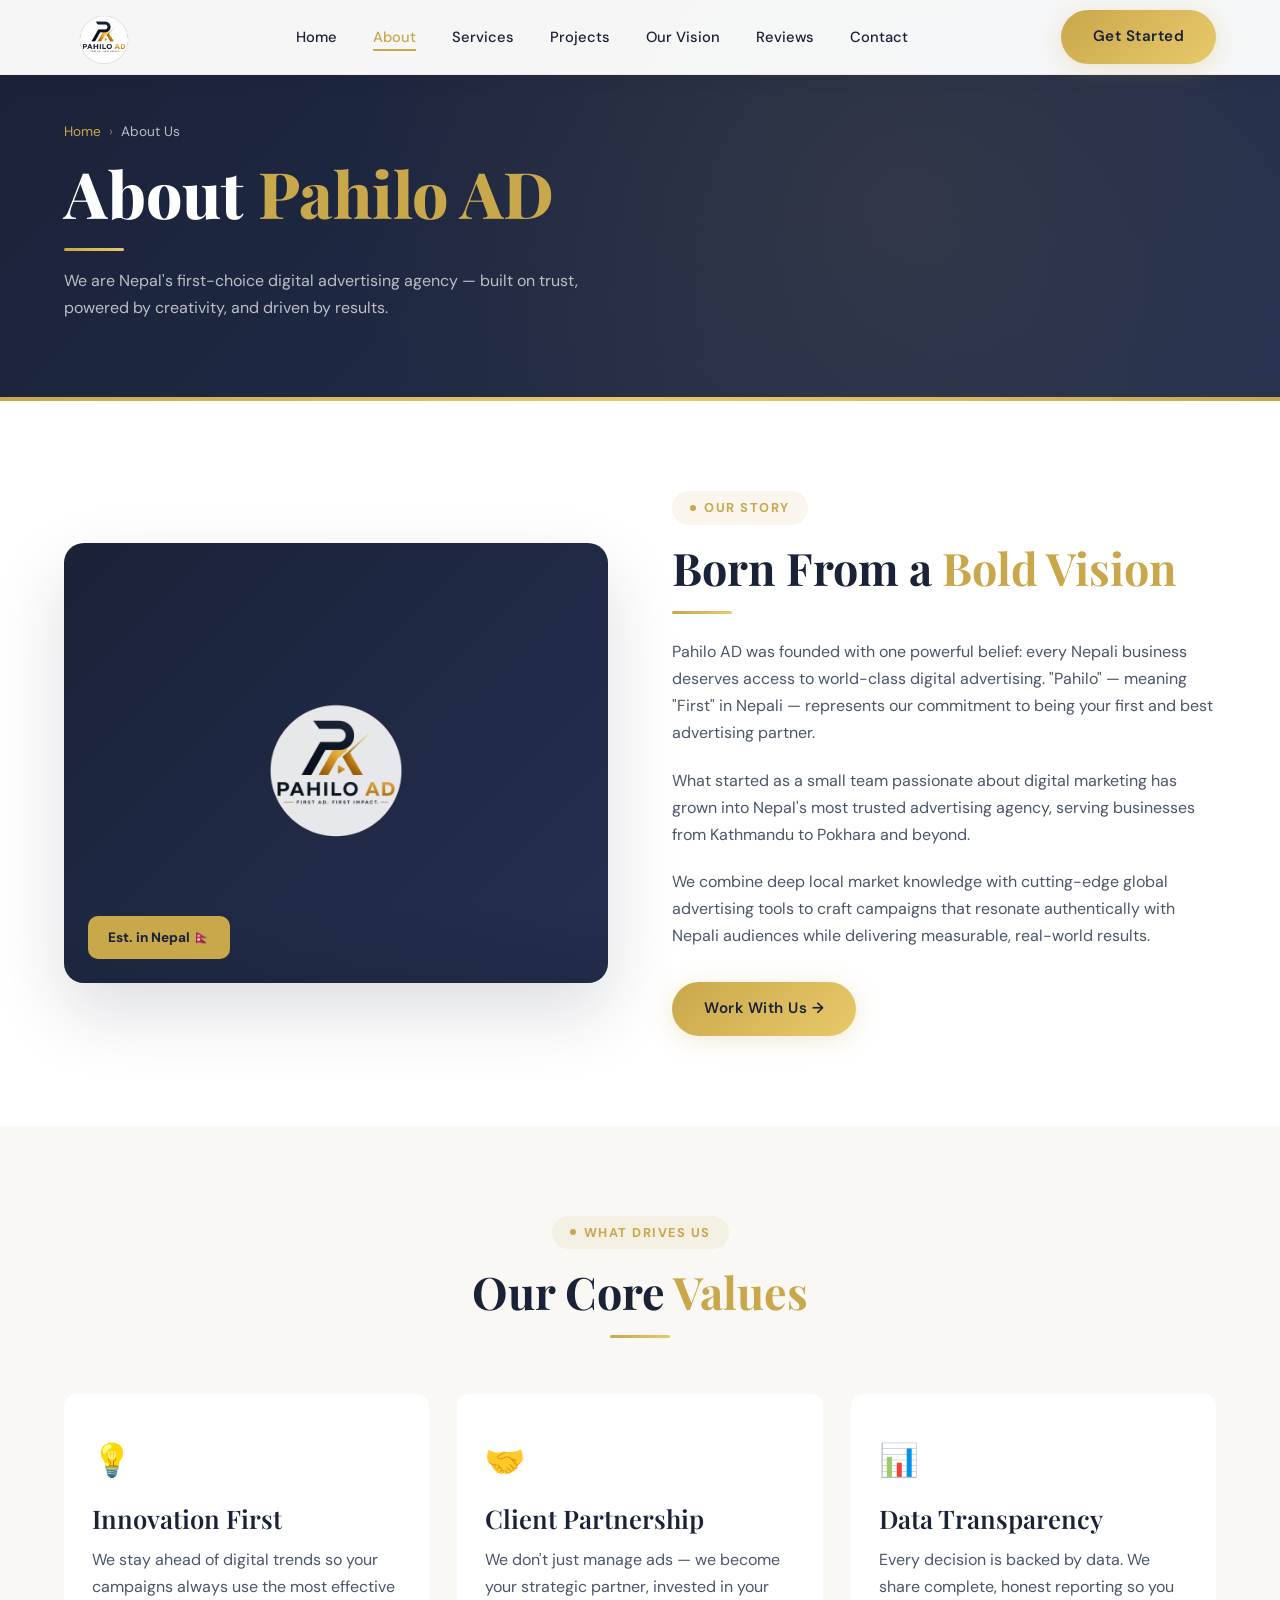
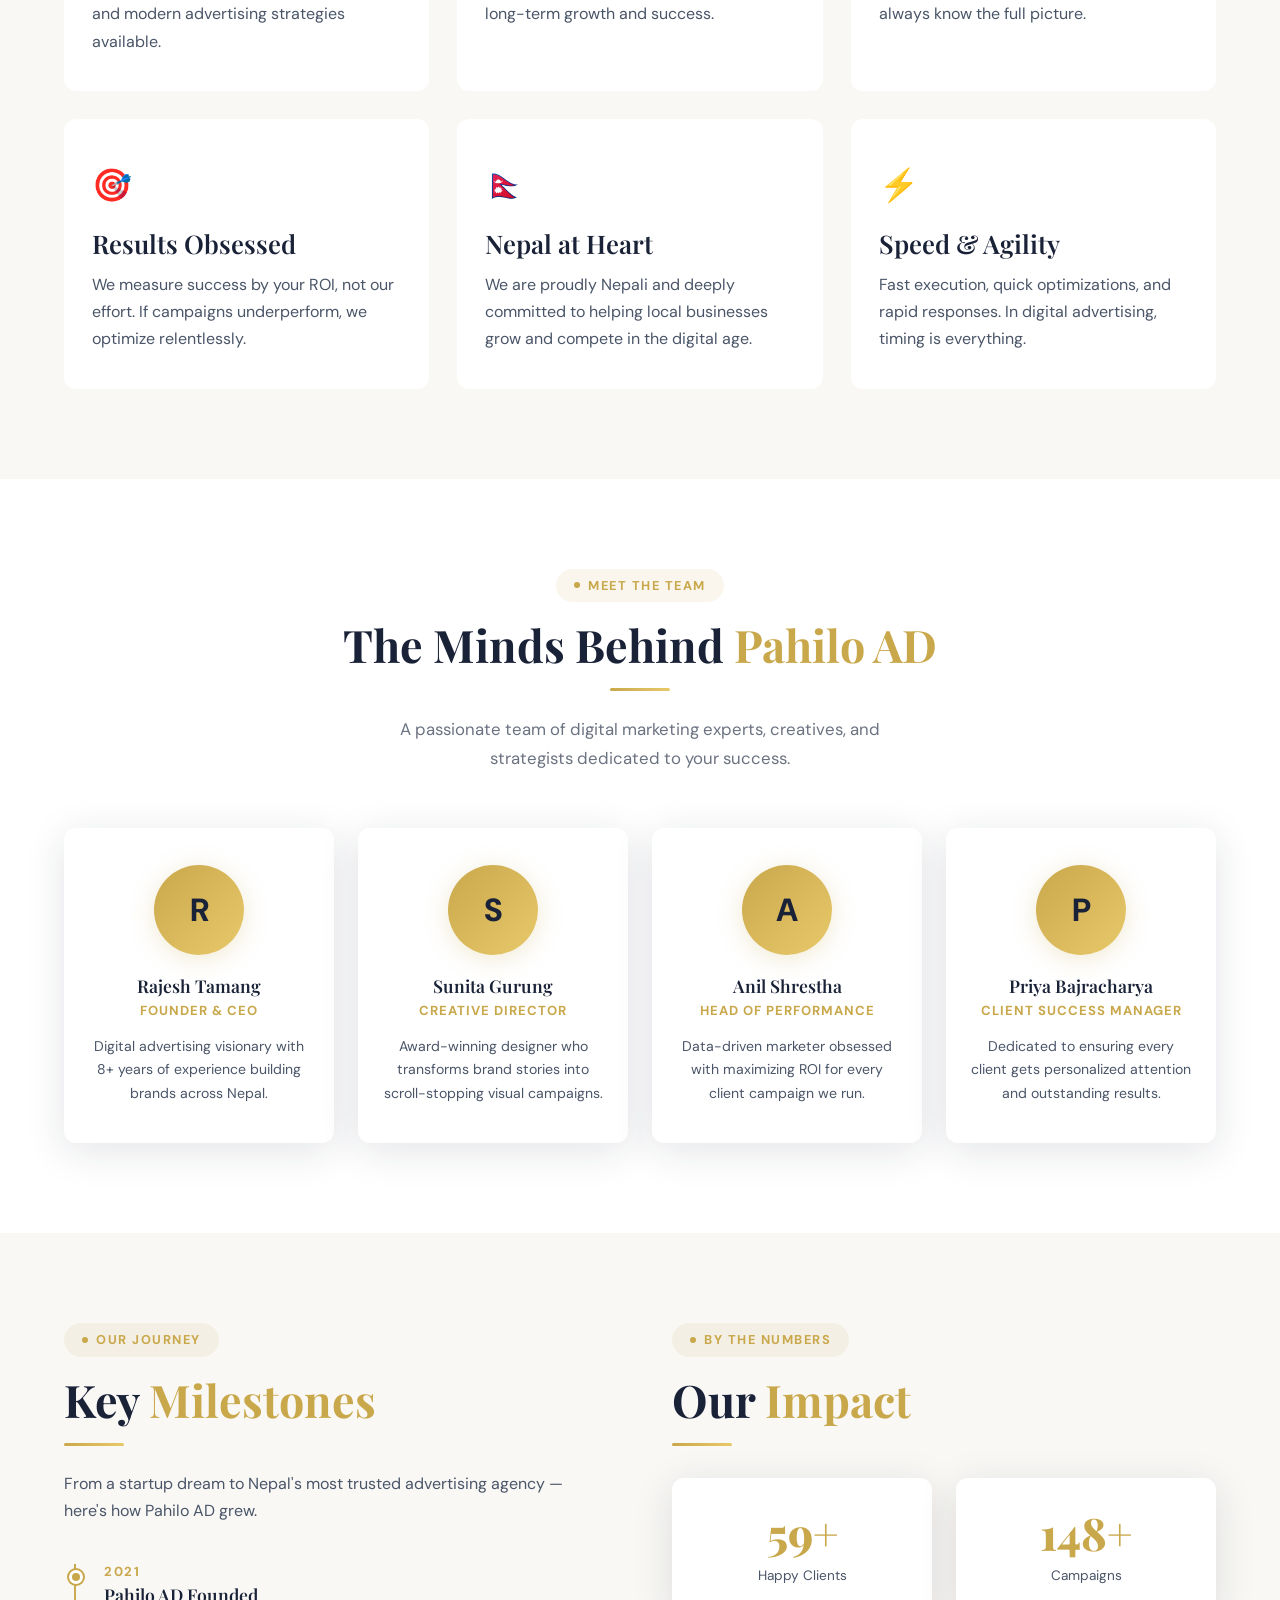
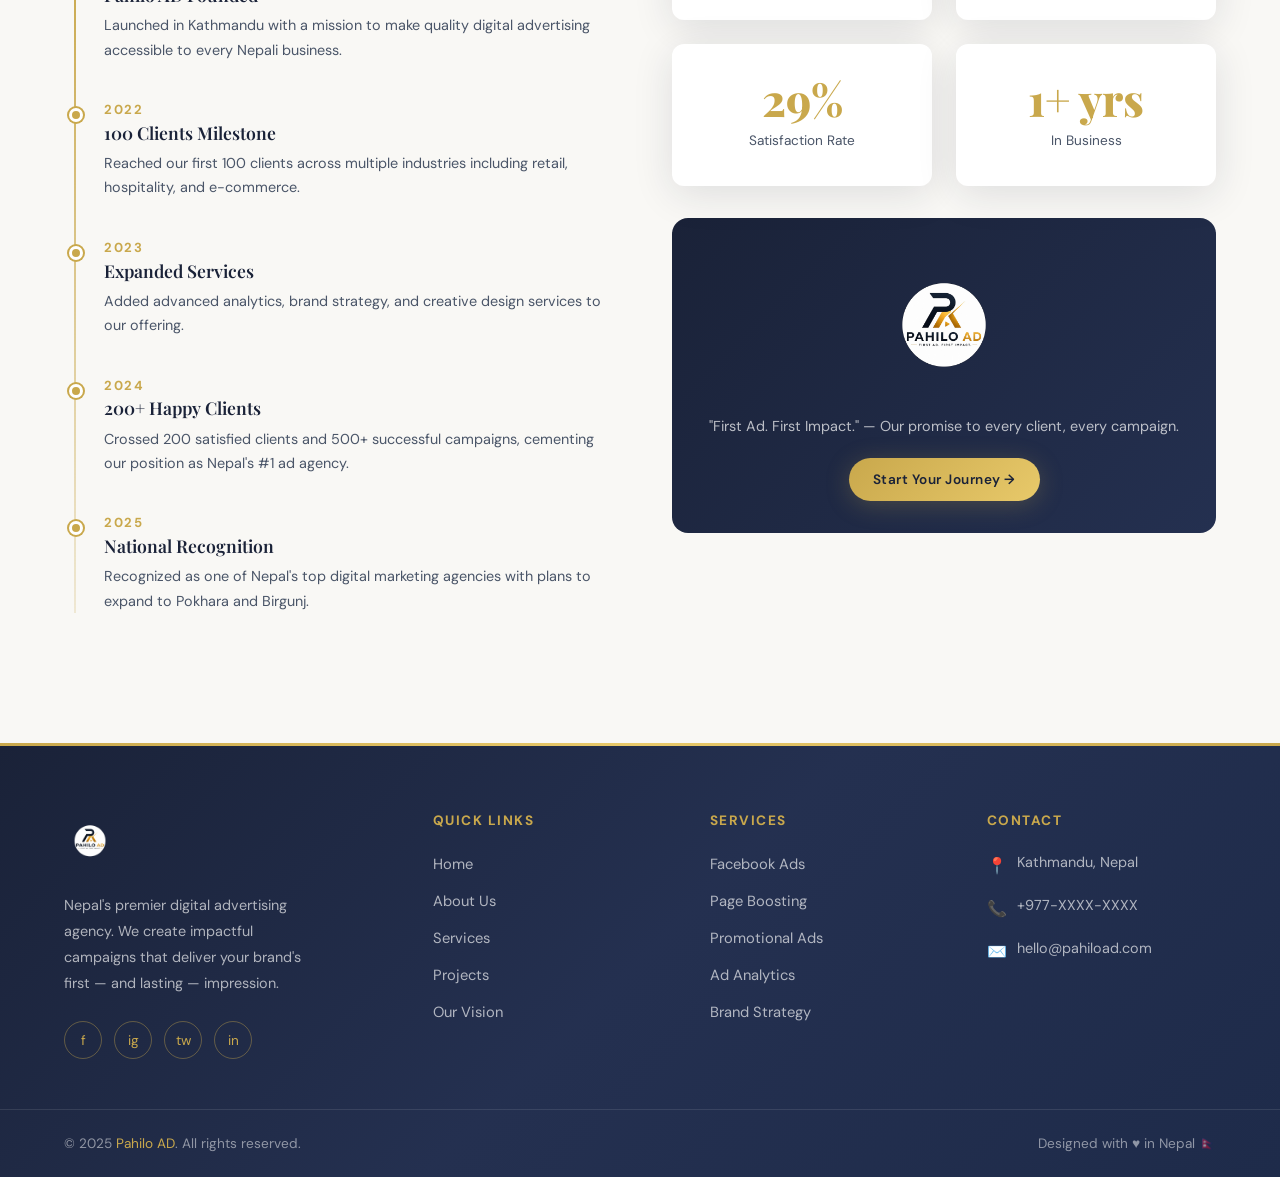
<file: about.html>
<!DOCTYPE html>
<html lang="en">
<head>
  <meta charset="UTF-8" />
  <meta name="viewport" content="width=device-width, initial-scale=1.0" />
  <title>About Pahilo AD — Nepal's Premier Digital Advertising Agency</title>
  <meta name="description" content="Learn about Pahilo AD — our story, our mission, our team, and why we're Nepal's most trusted digital advertising agency. First Ad. First Impact." />
  <meta name="keywords" content="about Pahilo AD, Nepal advertising agency team, digital marketing Nepal story" />
  <link rel="canonical" href="https://www.pahiload.com/pages/about.html" />
  <meta property="og:title" content="About Pahilo AD | Nepal's Digital Ad Agency" />
  <meta property="og:description" content="Our story, mission and team behind Nepal's #1 digital advertising agency." />
  <meta property="og:image" content="../Logo/logo.png" />
  <link rel="stylesheet" href="../style.css" />
  <style>
    .about-story { background: var(--white); }
    .story-grid { display: grid; grid-template-columns: 1fr 1fr; gap: 64px; align-items: center; }
    .story-img {
      border-radius: 20px; overflow: hidden; position: relative;
      background: linear-gradient(135deg, var(--navy), var(--navy-light));
      min-height: 440px; display: flex; align-items: center; justify-content: center;
      box-shadow: 0 30px 70px rgba(26,34,56,0.15);
    }
    .story-img img { width: 220px; opacity: 0.9; }
    .story-img::after {
      content: ''; position: absolute; bottom: -1px; left: 0; right: 0; height: 80px;
      background: linear-gradient(to top, rgba(26,34,56,0.4), transparent);
    }
    .story-badge {
      position: absolute; bottom: 24px; left: 24px; z-index: 2;
      background: var(--gold); color: var(--navy); padding: 10px 20px;
      border-radius: 10px; font-weight: 800; font-size: 0.85rem;
    }

    .values { background: var(--off-white); }
    .value-card {
      background: var(--white); border-radius: var(--radius); padding: 36px 28px;
      transition: var(--transition); border-top: 3px solid transparent;
    }
    .value-card:hover { border-top-color: var(--gold); transform: translateY(-4px); box-shadow: var(--shadow); }
    .value-icon { font-size: 2rem; margin-bottom: 16px; }
    .value-card h3 { color: var(--navy); margin-bottom: 12px; }

    .team { background: var(--white); }
    .team-card {
      text-align: center; background: var(--white); border-radius: var(--radius);
      padding: 36px 24px; box-shadow: var(--shadow);
      transition: var(--transition); border: 1px solid transparent;
    }
    .team-card:hover { border-color: rgba(201,168,76,0.3); transform: translateY(-6px); }
    .team-avatar {
      width: 90px; height: 90px; border-radius: 50%; margin: 0 auto 20px;
      background: linear-gradient(135deg, var(--gold), var(--gold-light));
      display: flex; align-items: center; justify-content: center;
      font-size: 2rem; color: var(--navy); font-weight: 800;
      box-shadow: var(--shadow-gold);
    }
    .team-card h3 { color: var(--navy); margin-bottom: 4px; font-size: 1.1rem; }
    .team-card .role { color: var(--gold); font-size: 0.82rem; font-weight: 700; text-transform: uppercase; letter-spacing: 1px; margin-bottom: 12px; }
    .team-card p { font-size: 0.88rem; }

    .milestones { background: var(--off-white); }
    .timeline { position: relative; padding-left: 40px; }
    .timeline::before {
      content: ''; position: absolute; left: 10px; top: 0; bottom: 0;
      width: 2px; background: linear-gradient(to bottom, var(--gold), rgba(201,168,76,0.2));
    }
    .timeline-item { position: relative; margin-bottom: 40px; }
    .timeline-dot {
      position: absolute; left: -35px; top: 6px;
      width: 14px; height: 14px; border-radius: 50%;
      background: var(--gold); border: 3px solid var(--white);
      box-shadow: 0 0 0 2px var(--gold);
    }
    .timeline-item h4 { color: var(--gold); font-family: 'DM Sans', sans-serif; font-size: 0.82rem; letter-spacing: 1.5px; text-transform: uppercase; margin-bottom: 4px; }
    .timeline-item h3 { color: var(--navy); margin-bottom: 8px; font-size: 1.1rem; }
    .timeline-item p { font-size: 0.9rem; }

    @media (max-width: 768px) {
      .story-grid { grid-template-columns: 1fr; }
    }
  
    @media (max-width: 480px) {
      .story-img { min-height: 200px; }
      .team-avatar { width: 70px; height: 70px; }
    }
  </style>
</head>
<body>

<!-- NAVBAR -->
<nav class="navbar" role="navigation" aria-label="Main navigation">
  <a href="../index.html" class="nav-logo"><img src="../Logo/logo.png" alt="Pahilo AD Logo" /></a>
  <ul class="nav-links">
    <li><a href="../index.html">Home</a></li>
    <li><a href="about.html" class="active">About</a></li>
    <li><a href="services.html">Services</a></li>
    <li><a href="projects.html">Projects</a></li>
    <li><a href="vision.html">Our Vision</a></li>
    <li><a href="reviews.html">Reviews</a></li>
    <li><a href="contact.html">Contact</a></li>
  </ul>
  <div class="nav-cta"><a href="contact.html" class="btn btn-gold">Get Started</a></div>
  <button class="hamburger" aria-label="Toggle menu"><span></span><span></span><span></span></button>
</nav>
<div class="mobile-menu">
  <ul>
    <li><a href="../index.html">Home</a></li>
    <li><a href="about.html">About</a></li>
    <li><a href="services.html">Services</a></li>
    <li><a href="projects.html">Projects</a></li>
    <li><a href="vision.html">Our Vision</a></li>
    <li><a href="reviews.html">Reviews</a></li>
    <li><a href="contact.html">Contact</a></li>
  </ul>
  <a href="contact.html" class="btn btn-gold">Get Started →</a>
</div>

<!-- PAGE HERO -->
<div class="page-hero">
  <div class="page-hero-bg"></div>
  <div>
    <div class="breadcrumb">
      <a href="../index.html">Home</a>
      <span>›</span>
      <span class="current">About Us</span>
    </div>
    <h1>About <span class="gold">Pahilo AD</span></h1>
    <div class="gold-divider"></div>
    <p>We are Nepal's first-choice digital advertising agency — built on trust, powered by creativity, and driven by results.</p>
  </div>
</div>

<!-- OUR STORY -->
<section class="about-story">
  <div class="story-grid">
    <div class="animate">
      <div class="story-img">
        <img src="../Logo/logo.png" alt="Pahilo AD story" />
        <div class="story-badge">Est. in Nepal 🇳🇵</div>
      </div>
    </div>
    <div class="animate animate-delay-1">
      <div class="section-tag">Our Story</div>
      <h2 class="section-title">Born From a <span class="gold">Bold Vision</span></h2>
      <div class="gold-divider"></div>
      <p style="margin-bottom:20px;">Pahilo AD was founded with one powerful belief: every Nepali business deserves access to world-class digital advertising. "Pahilo" — meaning "First" in Nepali — represents our commitment to being your first and best advertising partner.</p>
      <p style="margin-bottom:20px;">What started as a small team passionate about digital marketing has grown into Nepal's most trusted advertising agency, serving businesses from Kathmandu to Pokhara and beyond.</p>
      <p style="margin-bottom:32px;">We combine deep local market knowledge with cutting-edge global advertising tools to craft campaigns that resonate authentically with Nepali audiences while delivering measurable, real-world results.</p>
      <a href="contact.html" class="btn btn-gold">Work With Us →</a>
    </div>
  </div>
</section>

<!-- VALUES -->
<section class="values">
  <div class="section-header center">
    <div class="section-tag">What Drives Us</div>
    <h2 class="section-title">Our Core <span class="gold">Values</span></h2>
    <div class="gold-divider center"></div>
  </div>
  <div class="grid-3">
    <div class="value-card animate">
      <div class="value-icon">💡</div>
      <h3>Innovation First</h3>
      <p>We stay ahead of digital trends so your campaigns always use the most effective and modern advertising strategies available.</p>
    </div>
    <div class="value-card animate animate-delay-1">
      <div class="value-icon">🤝</div>
      <h3>Client Partnership</h3>
      <p>We don't just manage ads — we become your strategic partner, invested in your long-term growth and success.</p>
    </div>
    <div class="value-card animate animate-delay-2">
      <div class="value-icon">📊</div>
      <h3>Data Transparency</h3>
      <p>Every decision is backed by data. We share complete, honest reporting so you always know the full picture.</p>
    </div>
    <div class="value-card animate animate-delay-3">
      <div class="value-icon">🎯</div>
      <h3>Results Obsessed</h3>
      <p>We measure success by your ROI, not our effort. If campaigns underperform, we optimize relentlessly.</p>
    </div>
    <div class="value-card animate animate-delay-1">
      <div class="value-icon">🇳🇵</div>
      <h3>Nepal at Heart</h3>
      <p>We are proudly Nepali and deeply committed to helping local businesses grow and compete in the digital age.</p>
    </div>
    <div class="value-card animate animate-delay-2">
      <div class="value-icon">⚡</div>
      <h3>Speed & Agility</h3>
      <p>Fast execution, quick optimizations, and rapid responses. In digital advertising, timing is everything.</p>
    </div>
  </div>
</section>

<!-- TEAM -->
<section class="team">
  <div class="section-header center">
    <div class="section-tag">Meet The Team</div>
    <h2 class="section-title">The Minds Behind <span class="gold">Pahilo AD</span></h2>
    <div class="gold-divider center"></div>
    <p class="section-subtitle">A passionate team of digital marketing experts, creatives, and strategists dedicated to your success.</p>
  </div>
  <div class="grid-4">
    <div class="team-card animate">
      <div class="team-avatar">R</div>
      <h3>Rajesh Tamang</h3>
      <div class="role">Founder & CEO</div>
      <p>Digital advertising visionary with 8+ years of experience building brands across Nepal.</p>
    </div>
    <div class="team-card animate animate-delay-1">
      <div class="team-avatar">S</div>
      <h3>Sunita Gurung</h3>
      <div class="role">Creative Director</div>
      <p>Award-winning designer who transforms brand stories into scroll-stopping visual campaigns.</p>
    </div>
    <div class="team-card animate animate-delay-2">
      <div class="team-avatar">A</div>
      <h3>Anil Shrestha</h3>
      <div class="role">Head of Performance</div>
      <p>Data-driven marketer obsessed with maximizing ROI for every client campaign we run.</p>
    </div>
    <div class="team-card animate animate-delay-3">
      <div class="team-avatar">P</div>
      <h3>Priya Bajracharya</h3>
      <div class="role">Client Success Manager</div>
      <p>Dedicated to ensuring every client gets personalized attention and outstanding results.</p>
    </div>
  </div>
</section>

<!-- MILESTONES -->
<section class="milestones">
  <div style="display:grid; grid-template-columns:1fr 1fr; gap:64px; align-items:start;">
    <div class="animate">
      <div class="section-tag">Our Journey</div>
      <h2 class="section-title">Key <span class="gold">Milestones</span></h2>
      <div class="gold-divider"></div>
      <p style="margin-bottom:40px;">From a startup dream to Nepal's most trusted advertising agency — here's how Pahilo AD grew.</p>
      <div class="timeline">
        <div class="timeline-item">
          <div class="timeline-dot"></div>
          <h4>2021</h4>
          <h3>Pahilo AD Founded</h3>
          <p>Launched in Kathmandu with a mission to make quality digital advertising accessible to every Nepali business.</p>
        </div>
        <div class="timeline-item">
          <div class="timeline-dot"></div>
          <h4>2022</h4>
          <h3>100 Clients Milestone</h3>
          <p>Reached our first 100 clients across multiple industries including retail, hospitality, and e-commerce.</p>
        </div>
        <div class="timeline-item">
          <div class="timeline-dot"></div>
          <h4>2023</h4>
          <h3>Expanded Services</h3>
          <p>Added advanced analytics, brand strategy, and creative design services to our offering.</p>
        </div>
        <div class="timeline-item">
          <div class="timeline-dot"></div>
          <h4>2024</h4>
          <h3>200+ Happy Clients</h3>
          <p>Crossed 200 satisfied clients and 500+ successful campaigns, cementing our position as Nepal's #1 ad agency.</p>
        </div>
        <div class="timeline-item">
          <div class="timeline-dot"></div>
          <h4>2025</h4>
          <h3>National Recognition</h3>
          <p>Recognized as one of Nepal's top digital marketing agencies with plans to expand to Pokhara and Birgunj.</p>
        </div>
      </div>
    </div>
    <div class="animate animate-delay-1">
      <div class="section-tag">By The Numbers</div>
      <h2 class="section-title">Our <span class="gold">Impact</span></h2>
      <div class="gold-divider"></div>
      <div style="display:grid; grid-template-columns:1fr 1fr; gap:24px; margin-top:32px;">
        <div class="card" style="text-align:center;">
          <div class="stat-number" data-target="200" data-suffix="+">200+</div>
          <p style="font-size:0.85rem; margin-top:8px;">Happy Clients</p>
        </div>
        <div class="card" style="text-align:center;">
          <div class="stat-number" data-target="500" data-suffix="+">500+</div>
          <p style="font-size:0.85rem; margin-top:8px;">Campaigns</p>
        </div>
        <div class="card" style="text-align:center;">
          <div class="stat-number" data-target="98" data-suffix="%">98%</div>
          <p style="font-size:0.85rem; margin-top:8px;">Satisfaction Rate</p>
        </div>
        <div class="card" style="text-align:center;">
          <div class="stat-number" data-target="4" data-suffix="+ yrs">4+ yrs</div>
          <p style="font-size:0.85rem; margin-top:8px;">In Business</p>
        </div>
      </div>
      <div style="margin-top:32px; padding:32px; background:linear-gradient(135deg, var(--navy), var(--navy-light)); border-radius:16px; text-align:center;">
        <img src="../Logo/logo.png" alt="Pahilo AD" style="width:140px; margin-bottom:16px;" />
        <p style="color:rgba(255,255,255,0.7); font-size:0.9rem; margin-bottom:20px;">"First Ad. First Impact." — Our promise to every client, every campaign.</p>
        <a href="contact.html" class="btn btn-gold" style="font-size:0.85rem; padding:10px 24px;">Start Your Journey →</a>
      </div>
    </div>
  </div>
</section>

<!-- FOOTER -->
<footer role="contentinfo">
  <div class="footer-top">
    <div class="footer-brand">
      <img src="../Logo/logo.png" alt="Pahilo AD" />
      <p>Nepal's premier digital advertising agency. We create impactful campaigns that deliver your brand's first — and lasting — impression.</p>
      <div class="footer-social">
        <a href="#" aria-label="Facebook">f</a>
        <a href="#" aria-label="Instagram">ig</a>
        <a href="#" aria-label="Twitter">tw</a>
        <a href="#" aria-label="LinkedIn">in</a>
      </div>
    </div>
    <div class="footer-col">
      <h4>Quick Links</h4>
      <ul>
        <li><a href="../index.html">Home</a></li>
        <li><a href="about.html">About Us</a></li>
        <li><a href="services.html">Services</a></li>
        <li><a href="projects.html">Projects</a></li>
        <li><a href="vision.html">Our Vision</a></li>
      </ul>
    </div>
    <div class="footer-col">
      <h4>Services</h4>
      <ul>
        <li><a href="services.html">Facebook Ads</a></li>
        <li><a href="services.html">Page Boosting</a></li>
        <li><a href="services.html">Promotional Ads</a></li>
        <li><a href="services.html">Ad Analytics</a></li>
        <li><a href="services.html">Brand Strategy</a></li>
      </ul>
    </div>
    <div class="footer-col">
      <h4>Contact</h4>
      <div class="footer-contact-item"><span class="icon">📍</span><span>Kathmandu, Nepal</span></div>
      <div class="footer-contact-item"><span class="icon">📞</span><span>+977-XXXX-XXXX</span></div>
      <div class="footer-contact-item"><span class="icon">✉️</span><span>hello@pahiload.com</span></div>
    </div>
  </div>
  <div class="footer-bottom">
    <span>© 2025 <a href="../index.html">Pahilo AD</a>. All rights reserved.</span>
    <span>Designed with ♥ in Nepal 🇳🇵</span>
  </div>
</footer>
<button class="scroll-top" aria-label="Scroll to top">↑</button>
<script src="../main.js"></script>
</body>
</html>
</file>
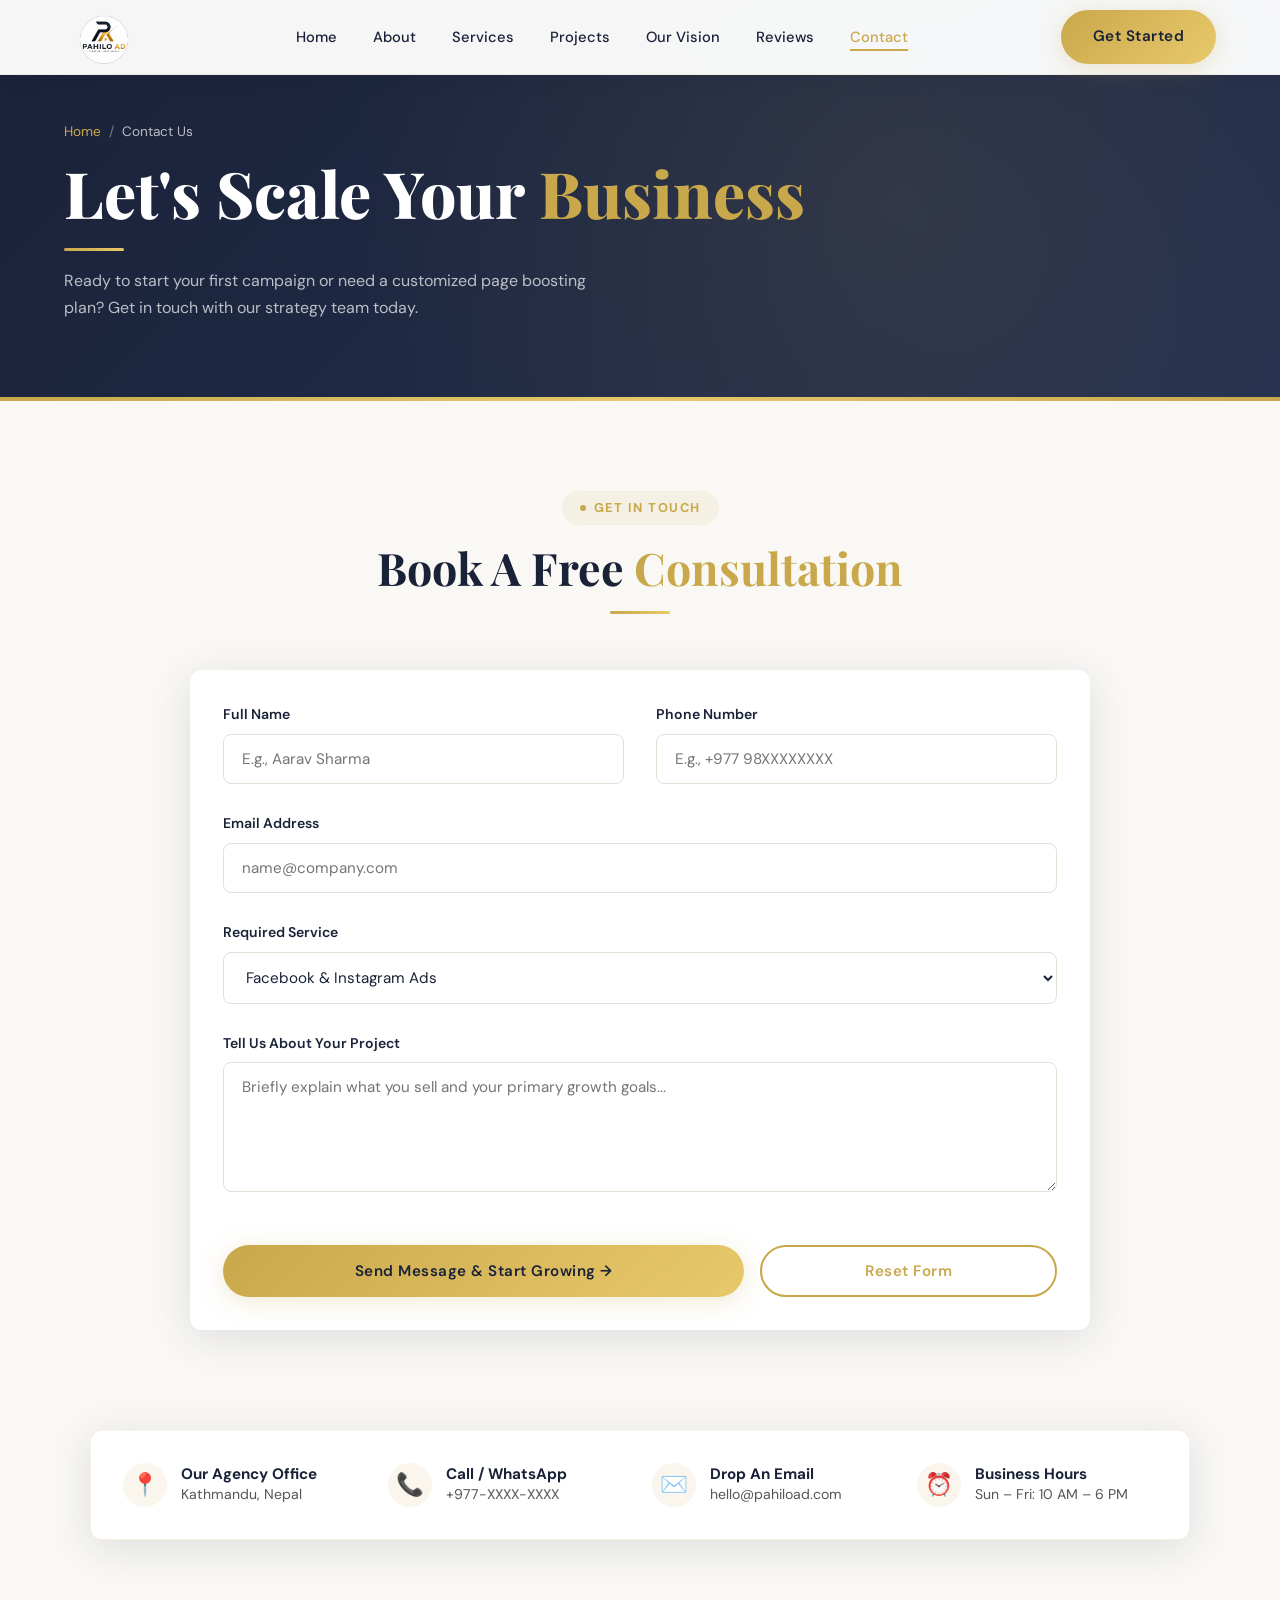
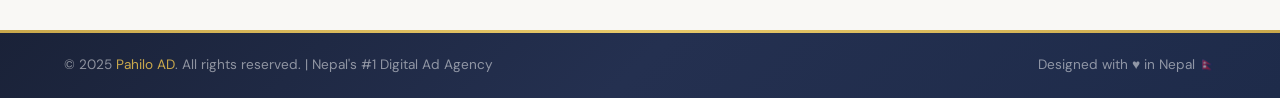
<file: contact.html>
<!DOCTYPE html>
<html lang="en">
<head>
  <meta charset="UTF-8" />
  <meta name="viewport" content="width=device-width, initial-scale=1.0" />
  <title>Contact Us — Pahilo AD | Book Your Free Consultation</title>
  <link rel="stylesheet" href="style.css"/>
  <style>
    /* ── STACKED CONTACT LAYOUT ── */
    .contact-wrapper {
      background: var(--off-white);
      padding: 90px 5% 40px 5%;
      display: block;
      clear: both;
    }
    
    /* Form Container (Single Box) */
    .form-container-box {
      max-width: 900px;
      margin: 0 auto 60px auto; /* Centers the box and adds space below it */
    }

    /* Info Bar Panel (Single Box at the bottom) */
    .info-bar-section {
      background: var(--off-white);
      padding: 0 5% 90px 5%;
    }
    .info-bar-box {
      max-width: 1100px;
      margin: 0 auto;
      background: var(--white);
      padding: 32px;
      border-radius: var(--radius);
      box-shadow: var(--shadow);
      border: 1px solid rgba(201,168,76,0.15);
      display: grid;
      grid-template-columns: repeat(4, 1fr); /* 4 Columns across for info pieces */
      gap: 24px;
    }
    .info-item {
      display: flex;
      gap: 14px;
      align-items: center;
    }
    .info-icon {
      font-size: 1.4rem;
      background: rgba(201,168,76,0.1);
      width: 44px;
      height: 44px;
      border-radius: 50%;
      display: flex;
      align-items: center;
      justify-content: center;
      flex-shrink: 0;
    }
    .info-details h4 {
      color: var(--navy);
      font-family: 'DM Sans', sans-serif;
      font-weight: 700;
      margin-bottom: 2px;
      font-size: 0.95rem;
    }
    .info-details p {
      font-size: 0.88rem;
      color: #555;
      line-height: 1.4;
    }

    /* Responsive Adjustments */
    @media (max-width: 968px) {
      .info-bar-box {
        grid-template-columns: repeat(2, 1fr); /* 2x2 grid on tablets */
        gap: 32px;
      }
    }
    @media (max-width: 580px) {
      .info-bar-box {
        grid-template-columns: 1fr; /* Stacks completely on small mobile */
        gap: 24px;
      }
    }
  </style>
</head>
<body>

<nav class="navbar" role="navigation" aria-label="Main navigation">
  <a href="index.html" class="nav-logo" aria-label="Pahilo AD Home">
    <img src="Logo/logo.png" alt="Pahilo AD Logo" />
  </a>
  <ul class="nav-links">
    <li><a href="index.html">Home</a></li>
    <li><a href="about.html">About</a></li>
    <li><a href="services.html">Services</a></li>
    <li><a href="projects.html">Projects</a></li>
    <li><a href="vision.html">Our Vision</a></li>
    <li><a href="reviews.html">Reviews</a></li>
    <li><a href="contact.html" class="active">Contact</a></li>
  </ul>
  <div class="nav-cta">
    <a href="contact.html" class="btn btn-gold">Get Started</a>
  </div>
</nav>

<header class="page-hero">
  <div class="page-hero-bg"></div>
  <div class="hero-content" style="position: relative; z-index: 2;">
    <div class="breadcrumb">
      <a href="index.html">Home</a>
      <span>/</span>
      <span class="current">Contact Us</span>
    </div>
    <h1>Let's Scale Your <span class="gold">Business</span></h1>
    <div class="gold-divider"></div>
    <p>Ready to start your first campaign or need a customized page boosting plan? Get in touch with our strategy team today.</p>
  </div>
</header>

<main>
  <section class="contact-wrapper">
    <div class="section-header center">
      <div class="section-tag">Get In Touch</div>
      <h2 class="section-title">Book A Free <span class="gold">Consultation</span></h2>
      <div class="gold-divider center"></div>
    </div>

    <div class="form-container-box card">
      <form action="#" method="POST" style="display: flex; flex-direction: column; gap: 8px;">
        
        <div class="grid-2">
          <div class="form-group">
            <label for="name">Full Name</label>
            <input type="text" id="name" name="name" placeholder="E.g., Aarav Sharma" required />
          </div>
          <div class="form-group">
            <label for="phone">Phone Number</label>
            <input type="tel" id="phone" name="phone" placeholder="E.g., +977 98XXXXXXXX" required />
          </div>
        </div>

        <div class="form-group">
          <label for="email">Email Address</label>
          <input type="email" id="email" name="email" placeholder="name@company.com" required />
        </div>

        <div class="form-group">
          <label for="service">Required Service</label>
          <select id="service" name="service">
            <option value="facebook-ads">Facebook & Instagram Ads</option>
            <option value="page-boosting">Page Boosting Packages</option>
            <option value="promotional">Promotional Campaigns</option>
            <option value="creative-design">Creative Graphic/Video Design</option>
            <option value="other">Other Digital Consultation</option>
          </select>
        </div>

        <div class="form-group">
          <label for="message">Tell Us About Your Project</label>
          <textarea id="message" name="message" placeholder="Briefly explain what you sell and your primary growth goals..." required></textarea>
        </div>

        <div style="display: flex; gap: 16px; margin-top: 16px; flex-wrap: wrap;">
          <button type="submit" class="btn btn-gold" style="flex: 2; justify-content: center; min-width: 200px;">
            Send Message & Start Growing →
          </button>
          <button type="reset" class="btn btn-outline" style="flex: 1; justify-content: center; min-width: 100px;">
            Reset Form
          </button>
        </div>

      </form>
    </div>
  </section>

  <section class="info-bar-section">
    <div class="info-bar-box">
      
      <div class="info-item">
        <div class="info-icon">📍</div>
        <div class="info-details">
          <h4>Our Agency Office</h4>
          <p>Kathmandu, Nepal</p>
        </div>
      </div>

      <div class="info-item">
        <div class="info-icon">📞</div>
        <div class="info-details">
          <h4>Call / WhatsApp</h4>
          <p>+977-XXXX-XXXX</p>
        </div>
      </div>

      <div class="info-item">
        <div class="info-icon">✉️</div>
        <div class="info-details">
          <h4>Drop An Email</h4>
          <p>hello@pahiload.com</p>
        </div>
      </div>

      <div class="info-item">
        <div class="info-icon">⏰</div>
        <div class="info-details">
          <h4>Business Hours</h4>
          <p>Sun – Fri: 10 AM – 6 PM</p>
        </div>
      </div>

    </div>
  </section>
</main>

<footer role="contentinfo">
  <div class="footer-bottom">
    <span>© 2025 <a href="index.html">Pahilo AD</a>. All rights reserved. | Nepal's #1 Digital Ad Agency</span>
    <span>Designed with ♥ in Nepal 🇳🇵</span>
  </div>
</footer>

<script src="main.js"></script>
</body>
</html>
</file>
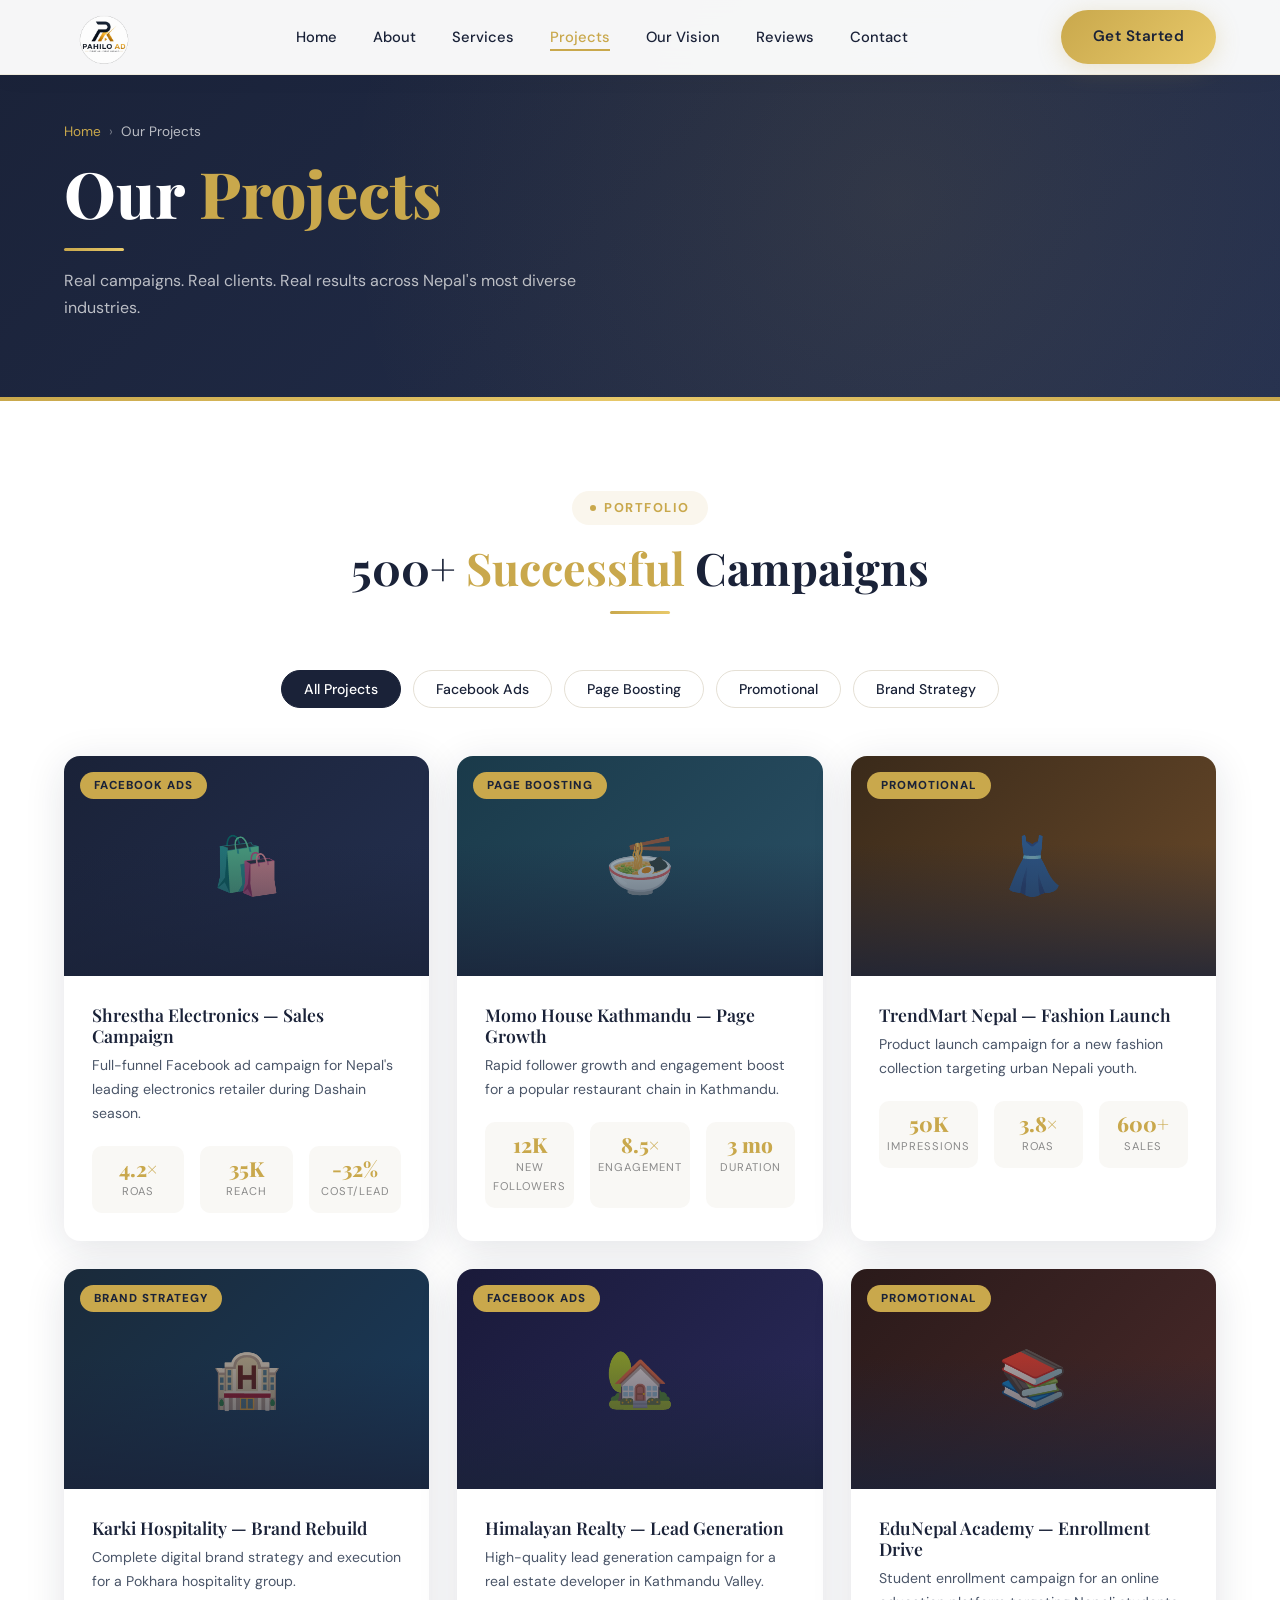
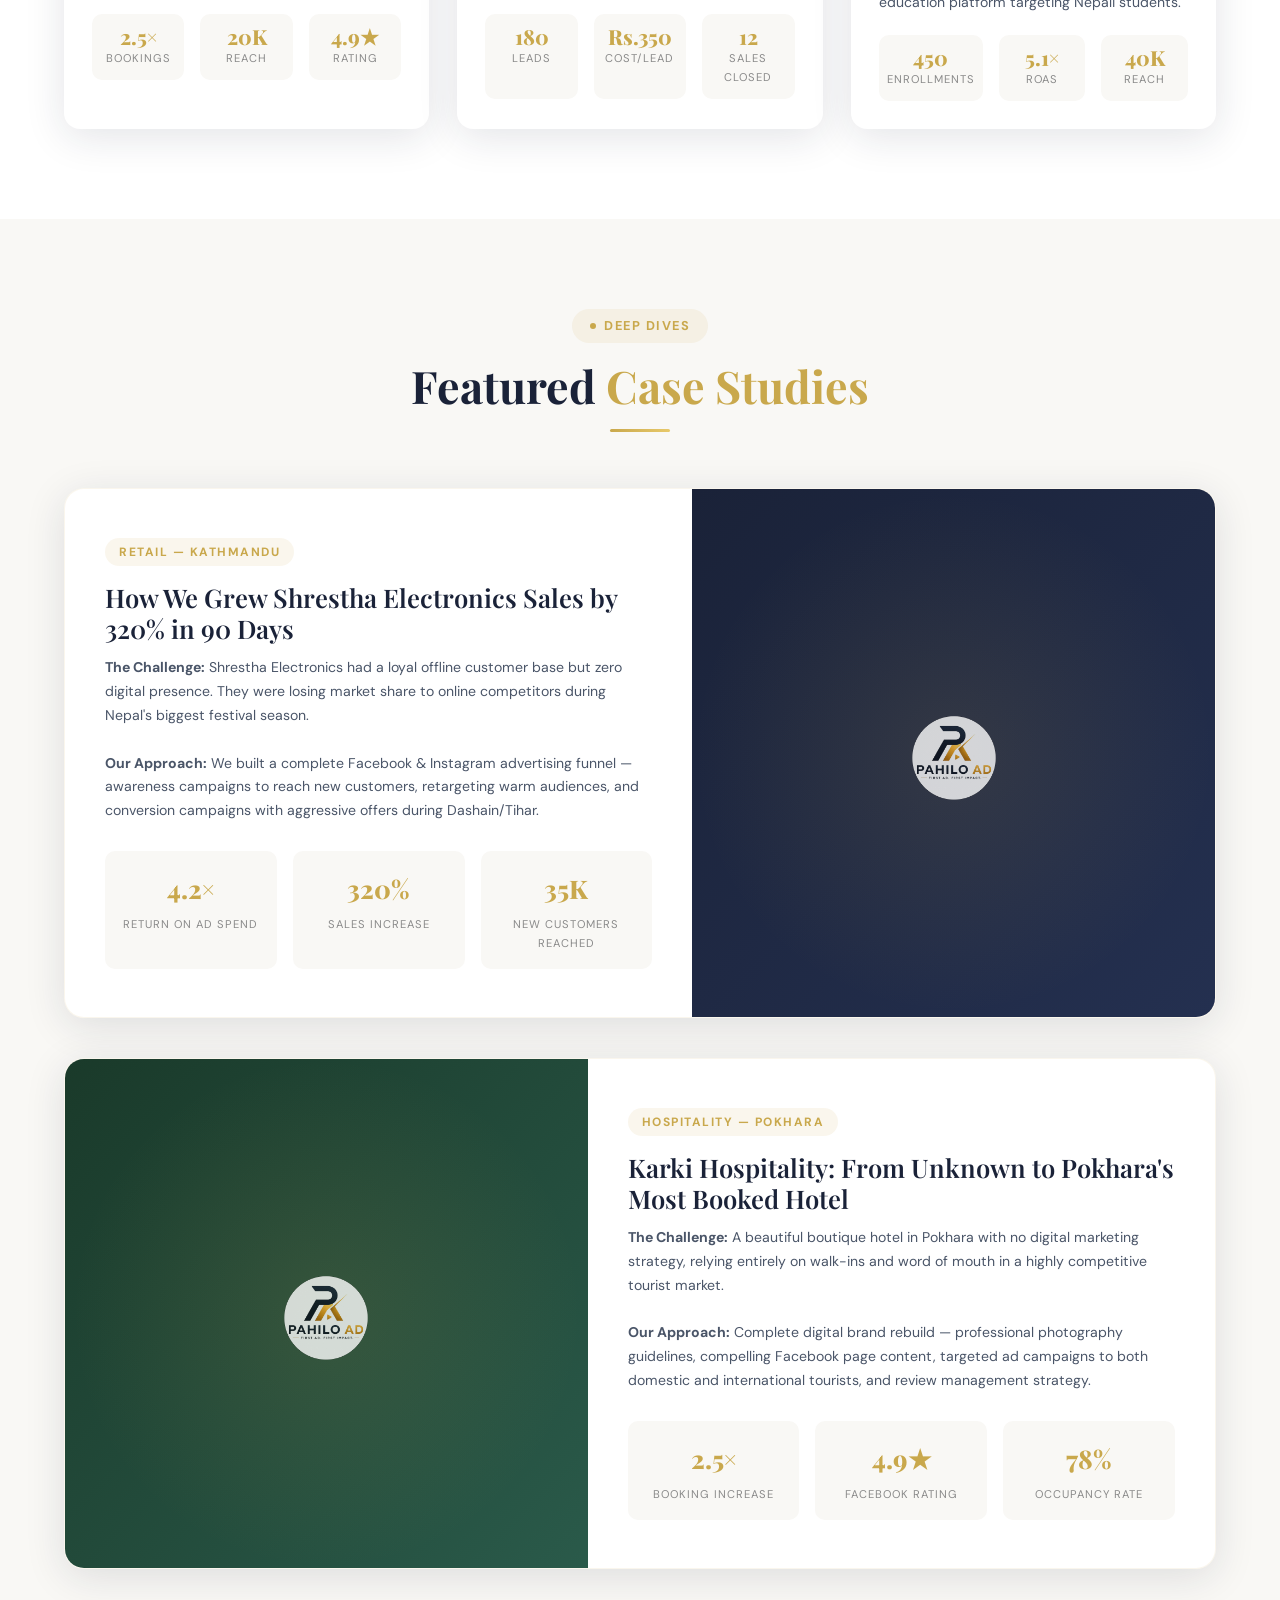
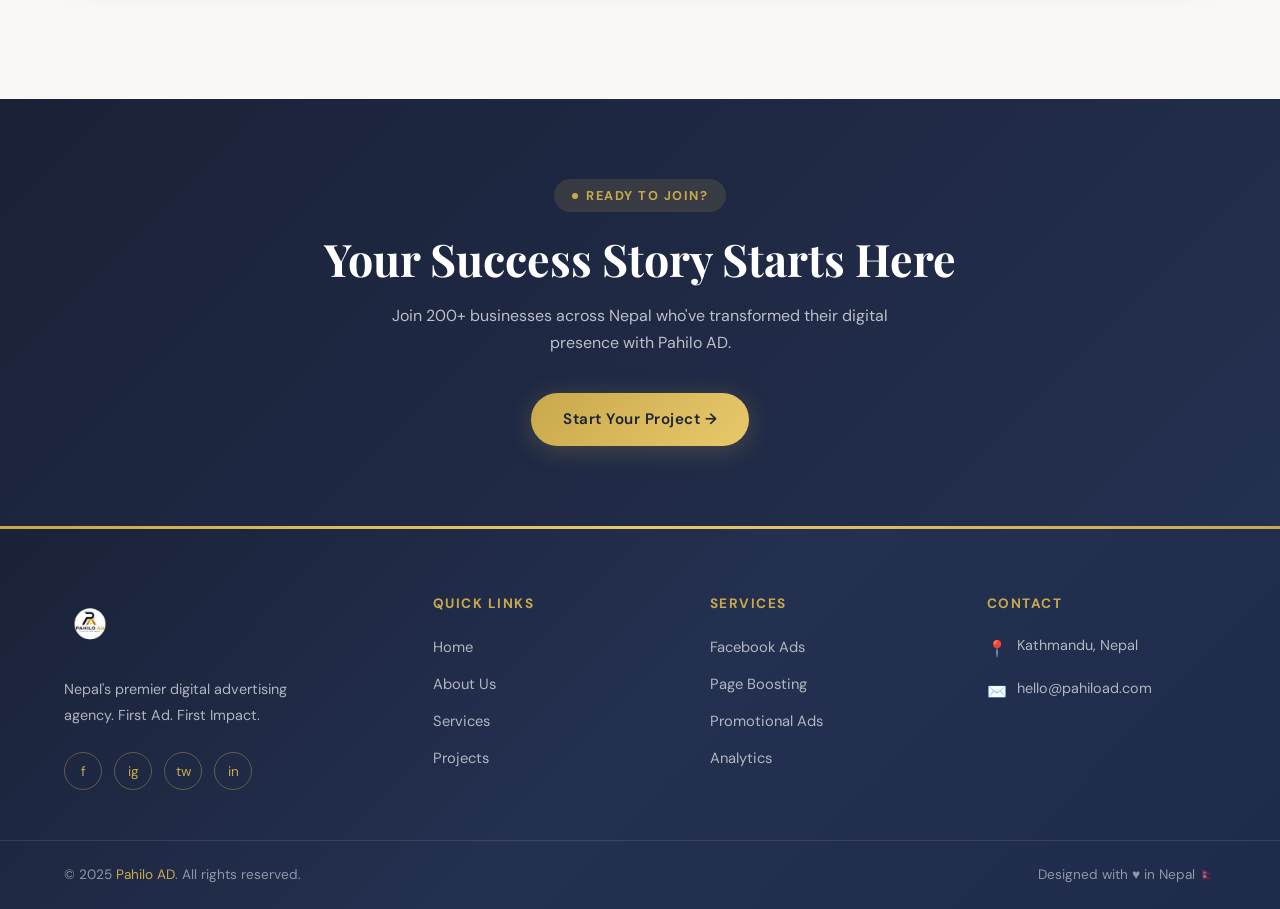
<file: projects.html>
<!DOCTYPE html>
<html lang="en">
<head>
  <meta charset="UTF-8" />
  <meta name="viewport" content="width=device-width, initial-scale=1.0" />
  <title>Our Projects — Pahilo AD | Case Studies & Campaign Portfolio Nepal</title>
  <meta name="description" content="Explore Pahilo AD's portfolio of successful digital advertising campaigns across Nepal. Real results, real clients, real impact." />
  <meta name="keywords" content="Pahilo AD projects, digital advertising portfolio Nepal, Facebook ads case study Nepal, campaign results Nepal" />
  <link rel="canonical" href="https://www.pahiload.com/pages/projects.html" />
  <link rel="stylesheet" href="../style.css" />
  <style>
    .filter-bar { display: flex; gap: 12px; flex-wrap: wrap; justify-content: center; margin-bottom: 48px; }
    .filter-btn {
      padding: 9px 22px; border-radius: 50px; border: 1.5px solid #E5E0D5;
      background: var(--white); cursor: pointer; font-family: 'DM Sans', sans-serif;
      font-size: 0.88rem; font-weight: 500; color: var(--navy);
      transition: var(--transition);
    }
    .filter-btn.active, .filter-btn:hover { background: var(--navy); color: var(--white); border-color: var(--navy); }
    .filter-btn.gold-filter.active { background: var(--gold); border-color: var(--gold); color: var(--navy); }

    .project-card {
      border-radius: 16px; overflow: hidden; box-shadow: var(--shadow);
      transition: var(--transition); background: var(--white);
    }
    .project-card:hover { transform: translateY(-8px); box-shadow: 0 24px 60px rgba(26,34,56,0.18); }
    .project-thumb {
      height: 220px; position: relative; overflow: hidden;
      background: linear-gradient(135deg, var(--navy), var(--navy-light));
      display: flex; align-items: center; justify-content: center;
    }
    .project-thumb-icon { font-size: 3.5rem; opacity: 0.6; }
    .project-thumb-overlay {
      position: absolute; inset: 0;
      background: linear-gradient(to bottom, transparent 40%, rgba(26,34,56,0.8));
    }
    .project-category {
      position: absolute; top: 16px; left: 16px;
      background: var(--gold); color: var(--navy);
      padding: 4px 14px; border-radius: 50px; font-size: 0.72rem;
      font-weight: 800; text-transform: uppercase; letter-spacing: 1px;
    }
    .project-body { padding: 28px; }
    .project-body h3 { color: var(--navy); margin-bottom: 8px; font-size: 1.1rem; }
    .project-body p { font-size: 0.88rem; margin-bottom: 20px; }
    .project-metrics { display: flex; gap: 16px; }
    .metric {
      flex: 1; text-align: center; background: var(--off-white);
      border-radius: 10px; padding: 12px 8px;
    }
    .metric-num { font-family: 'Playfair Display', serif; font-size: 1.3rem; font-weight: 800; color: var(--gold); line-height: 1; }
    .metric-label { font-size: 0.7rem; color: var(--gray); text-transform: uppercase; letter-spacing: 1px; margin-top: 3px; }

    .case-study { background: var(--off-white); }
    .case-study-card {
      background: var(--white); border-radius: 20px;
      display: grid; grid-template-columns: 1fr 1.2fr; gap: 0;
      overflow: hidden; box-shadow: var(--shadow); margin-bottom: 40px;
      border: 1px solid rgba(201,168,76,0.1);
    }
    .case-study-card:nth-child(even) { direction: rtl; }
    .case-study-card:nth-child(even) > * { direction: ltr; }
    .case-visual {
      background: linear-gradient(135deg, var(--navy), var(--navy-light));
      min-height: 320px; display: flex; align-items: center; justify-content: center;
      padding: 40px; position: relative; overflow: hidden;
    }
    .case-visual::after {
      content: ''; position: absolute; inset: 0;
      background: radial-gradient(circle at 50% 50%, rgba(201,168,76,0.12), transparent 70%);
    }
    .case-visual img { width: 140px; opacity: 0.8; position: relative; z-index: 1; }
    .case-content { padding: 48px 40px; }
    .case-content .client-tag {
      display: inline-block; background: rgba(201,168,76,0.1); color: var(--gold);
      padding: 4px 14px; border-radius: 50px; font-size: 0.75rem; font-weight: 700;
      letter-spacing: 1.5px; text-transform: uppercase; margin-bottom: 16px;
    }
    .case-content h3 { color: var(--navy); margin-bottom: 12px; }
    .case-content .challenge { font-size: 0.88rem; margin-bottom: 24px; }
    .case-results-grid { display: grid; grid-template-columns: repeat(3,1fr); gap: 16px; margin-top: 28px; }
    .result-box { text-align: center; background: var(--off-white); border-radius: 10px; padding: 16px 10px; }
    .result-box .num { font-family: 'Playfair Display', serif; font-size: 1.6rem; font-weight: 800; color: var(--gold); }
    .result-box .lbl { font-size: 0.7rem; color: var(--gray); text-transform: uppercase; letter-spacing: 1px; margin-top: 4px; }

    @media (max-width: 768px) {
      .case-study-card { grid-template-columns: 1fr; direction: ltr; }
      .case-study-card:nth-child(even) { direction: ltr; }
      .case-results-grid { grid-template-columns: repeat(3,1fr); }
    }
      @media (max-width: 480px) {
      .case-results-grid { grid-template-columns: 1fr 1fr; }
    }
  </style>
</head>
<body>

<nav class="navbar" role="navigation">
  <a href="../index.html" class="nav-logo"><img src="../Logo/logo.png" alt="Pahilo AD Logo" /></a>
  <ul class="nav-links">
    <li><a href="../index.html">Home</a></li><li><a href="about.html">About</a></li>
    <li><a href="services.html">Services</a></li><li><a href="projects.html" class="active">Projects</a></li>
    <li><a href="vision.html">Our Vision</a></li><li><a href="reviews.html">Reviews</a></li>
    <li><a href="contact.html">Contact</a></li>
  </ul>
  <div class="nav-cta"><a href="contact.html" class="btn btn-gold">Get Started</a></div>
  <button class="hamburger" aria-label="Toggle menu"><span></span><span></span><span></span></button>
</nav>
<div class="mobile-menu">
  <ul>
    <li><a href="../index.html">Home</a></li><li><a href="about.html">About</a></li>
    <li><a href="services.html">Services</a></li><li><a href="projects.html">Projects</a></li>
    <li><a href="vision.html">Our Vision</a></li><li><a href="reviews.html">Reviews</a></li>
    <li><a href="contact.html">Contact</a></li>
  </ul>
  <a href="contact.html" class="btn btn-gold">Get Started →</a>
</div>

<div class="page-hero">
  <div class="page-hero-bg"></div>
  <div>
    <div class="breadcrumb"><a href="../index.html">Home</a><span>›</span><span class="current">Our Projects</span></div>
    <h1>Our <span class="gold">Projects</span></h1>
    <div class="gold-divider"></div>
    <p>Real campaigns. Real clients. Real results across Nepal's most diverse industries.</p>
  </div>
</div>

<!-- PROJECT GRID -->
<section>
  <div class="section-header center">
    <div class="section-tag">Portfolio</div>
    <h2 class="section-title">500+ <span class="gold">Successful</span> Campaigns</h2>
    <div class="gold-divider center"></div>
  </div>

  <div class="filter-bar">
    <button class="filter-btn active" data-filter="all">All Projects</button>
    <button class="filter-btn" data-filter="facebook">Facebook Ads</button>
    <button class="filter-btn" data-filter="boost">Page Boosting</button>
    <button class="filter-btn" data-filter="promo">Promotional</button>
    <button class="filter-btn" data-filter="brand">Brand Strategy</button>
  </div>

  <div class="grid-3" id="project-grid">
    <article class="project-card animate" data-category="facebook">
      <div class="project-thumb">
        <div class="project-thumb-icon">🛍️</div>
        <div class="project-thumb-overlay"></div>
        <span class="project-category">Facebook Ads</span>
      </div>
      <div class="project-body">
        <h3>Shrestha Electronics — Sales Campaign</h3>
        <p>Full-funnel Facebook ad campaign for Nepal's leading electronics retailer during Dashain season.</p>
        <div class="project-metrics">
          <div class="metric"><div class="metric-num">4.2×</div><div class="metric-label">ROAS</div></div>
          <div class="metric"><div class="metric-num">35K</div><div class="metric-label">Reach</div></div>
          <div class="metric"><div class="metric-num">-32%</div><div class="metric-label">Cost/Lead</div></div>
        </div>
      </div>
    </article>

    <article class="project-card animate animate-delay-1" data-category="boost">
      <div class="project-thumb" style="background: linear-gradient(135deg, #1a3a4a, #2a5065);">
        <div class="project-thumb-icon">🍜</div>
        <div class="project-thumb-overlay"></div>
        <span class="project-category">Page Boosting</span>
      </div>
      <div class="project-body">
        <h3>Momo House Kathmandu — Page Growth</h3>
        <p>Rapid follower growth and engagement boost for a popular restaurant chain in Kathmandu.</p>
        <div class="project-metrics">
          <div class="metric"><div class="metric-num">12K</div><div class="metric-label">New Followers</div></div>
          <div class="metric"><div class="metric-num">8.5×</div><div class="metric-label">Engagement</div></div>
          <div class="metric"><div class="metric-num">3 mo</div><div class="metric-label">Duration</div></div>
        </div>
      </div>
    </article>

    <article class="project-card animate animate-delay-2" data-category="promo">
      <div class="project-thumb" style="background: linear-gradient(135deg, #3a2a1a, #6a4a2a);">
        <div class="project-thumb-icon">👗</div>
        <div class="project-thumb-overlay"></div>
        <span class="project-category">Promotional</span>
      </div>
      <div class="project-body">
        <h3>TrendMart Nepal — Fashion Launch</h3>
        <p>Product launch campaign for a new fashion collection targeting urban Nepali youth.</p>
        <div class="project-metrics">
          <div class="metric"><div class="metric-num">50K</div><div class="metric-label">Impressions</div></div>
          <div class="metric"><div class="metric-num">3.8×</div><div class="metric-label">ROAS</div></div>
          <div class="metric"><div class="metric-num">600+</div><div class="metric-label">Sales</div></div>
        </div>
      </div>
    </article>

    <article class="project-card animate" data-category="brand">
      <div class="project-thumb" style="background: linear-gradient(135deg, #1a2a3a, #1a3a5a);">
        <div class="project-thumb-icon">🏨</div>
        <div class="project-thumb-overlay"></div>
        <span class="project-category">Brand Strategy</span>
      </div>
      <div class="project-body">
        <h3>Karki Hospitality — Brand Rebuild</h3>
        <p>Complete digital brand strategy and execution for a Pokhara hospitality group.</p>
        <div class="project-metrics">
          <div class="metric"><div class="metric-num">2.5×</div><div class="metric-label">Bookings</div></div>
          <div class="metric"><div class="metric-num">20K</div><div class="metric-label">Reach</div></div>
          <div class="metric"><div class="metric-num">4.9★</div><div class="metric-label">Rating</div></div>
        </div>
      </div>
    </article>

    <article class="project-card animate animate-delay-1" data-category="facebook">
      <div class="project-thumb" style="background: linear-gradient(135deg, #1a1a3a, #2a2a5a);">
        <div class="project-thumb-icon">🏡</div>
        <div class="project-thumb-overlay"></div>
        <span class="project-category">Facebook Ads</span>
      </div>
      <div class="project-body">
        <h3>Himalayan Realty — Lead Generation</h3>
        <p>High-quality lead generation campaign for a real estate developer in Kathmandu Valley.</p>
        <div class="project-metrics">
          <div class="metric"><div class="metric-num">180</div><div class="metric-label">Leads</div></div>
          <div class="metric"><div class="metric-num">Rs.350</div><div class="metric-label">Cost/Lead</div></div>
          <div class="metric"><div class="metric-num">12</div><div class="metric-label">Sales Closed</div></div>
        </div>
      </div>
    </article>

    <article class="project-card animate animate-delay-2" data-category="promo">
      <div class="project-thumb" style="background: linear-gradient(135deg, #2a1a1a, #4a2a2a);">
        <div class="project-thumb-icon">📚</div>
        <div class="project-thumb-overlay"></div>
        <span class="project-category">Promotional</span>
      </div>
      <div class="project-body">
        <h3>EduNepal Academy — Enrollment Drive</h3>
        <p>Student enrollment campaign for an online education platform targeting Nepali students.</p>
        <div class="project-metrics">
          <div class="metric"><div class="metric-num">450</div><div class="metric-label">Enrollments</div></div>
          <div class="metric"><div class="metric-num">5.1×</div><div class="metric-label">ROAS</div></div>
          <div class="metric"><div class="metric-num">40K</div><div class="metric-label">Reach</div></div>
        </div>
      </div>
    </article>
  </div>
</section>

<!-- CASE STUDIES -->
<section class="case-study">
  <div class="section-header center">
    <div class="section-tag">Deep Dives</div>
    <h2 class="section-title">Featured <span class="gold">Case Studies</span></h2>
    <div class="gold-divider center"></div>
  </div>

  <div class="case-study-card animate">
    <div class="case-visual">
      <img src="../Logo/logo.png" alt="Pahilo AD case study" />
    </div>
    <div class="case-content">
      <span class="client-tag">Retail — Kathmandu</span>
      <h3>How We Grew Shrestha Electronics Sales by 320% in 90 Days</h3>
      <p class="challenge"><strong>The Challenge:</strong> Shrestha Electronics had a loyal offline customer base but zero digital presence. They were losing market share to online competitors during Nepal's biggest festival season.</p>
      <p style="font-size:0.88rem; color:#4A5568;"><strong>Our Approach:</strong> We built a complete Facebook & Instagram advertising funnel — awareness campaigns to reach new customers, retargeting warm audiences, and conversion campaigns with aggressive offers during Dashain/Tihar.</p>
      <div class="case-results-grid">
        <div class="result-box"><div class="num">4.2×</div><div class="lbl">Return on Ad Spend</div></div>
        <div class="result-box"><div class="num">320%</div><div class="lbl">Sales Increase</div></div>
        <div class="result-box"><div class="num">35K</div><div class="lbl">New Customers Reached</div></div>
      </div>
    </div>
  </div>

  <div class="case-study-card animate">
    <div class="case-visual" style="background: linear-gradient(135deg, #1a3a2a, #2a5a4a);">
      <img src="../Logo/logo.png" alt="Pahilo AD case study 2" />
    </div>
    <div class="case-content">
      <span class="client-tag">Hospitality — Pokhara</span>
      <h3>Karki Hospitality: From Unknown to Pokhara's Most Booked Hotel</h3>
      <p class="challenge"><strong>The Challenge:</strong> A beautiful boutique hotel in Pokhara with no digital marketing strategy, relying entirely on walk-ins and word of mouth in a highly competitive tourist market.</p>
      <p style="font-size:0.88rem; color:#4A5568;"><strong>Our Approach:</strong> Complete digital brand rebuild — professional photography guidelines, compelling Facebook page content, targeted ad campaigns to both domestic and international tourists, and review management strategy.</p>
      <div class="case-results-grid">
        <div class="result-box"><div class="num">2.5×</div><div class="lbl">Booking Increase</div></div>
        <div class="result-box"><div class="num">4.9★</div><div class="lbl">Facebook Rating</div></div>
        <div class="result-box"><div class="num">78%</div><div class="lbl">Occupancy Rate</div></div>
      </div>
    </div>
  </div>
</section>

<!-- CTA -->
<section style="background: linear-gradient(135deg, var(--navy), var(--navy-light)); text-align:center; padding:80px 5%;">
  <div class="section-tag" style="background:rgba(201,168,76,0.15); margin:0 auto 20px;">Ready to Join?</div>
  <h2 style="color:var(--white); margin-bottom:16px;">Your Success Story Starts Here</h2>
  <p style="color:rgba(255,255,255,0.7); margin-bottom:36px; max-width:500px; margin-left:auto; margin-right:auto;">Join 200+ businesses across Nepal who've transformed their digital presence with Pahilo AD.</p>
  <a href="contact.html" class="btn btn-gold">Start Your Project →</a>
</section>

<footer role="contentinfo">
  <div class="footer-top">
    <div class="footer-brand">
      <img src="../Logo/logo.png" alt="Pahilo AD" />
      <p>Nepal's premier digital advertising agency. First Ad. First Impact.</p>
      <div class="footer-social">
        <a href="#" aria-label="Facebook">f</a><a href="#" aria-label="Instagram">ig</a>
        <a href="#" aria-label="Twitter">tw</a><a href="#" aria-label="LinkedIn">in</a>
      </div>
    </div>
    <div class="footer-col"><h4>Quick Links</h4><ul>
      <li><a href="../index.html">Home</a></li><li><a href="about.html">About Us</a></li>
      <li><a href="services.html">Services</a></li><li><a href="projects.html">Projects</a></li>
    </ul></div>
    <div class="footer-col"><h4>Services</h4><ul>
      <li><a href="services.html">Facebook Ads</a></li><li><a href="services.html">Page Boosting</a></li>
      <li><a href="services.html">Promotional Ads</a></li><li><a href="services.html">Analytics</a></li>
    </ul></div>
    <div class="footer-col"><h4>Contact</h4>
      <div class="footer-contact-item"><span class="icon">📍</span><span>Kathmandu, Nepal</span></div>
      <div class="footer-contact-item"><span class="icon">✉️</span><span>hello@pahiload.com</span></div>
    </div>
  </div>
  <div class="footer-bottom">
    <span>© 2025 <a href="../index.html">Pahilo AD</a>. All rights reserved.</span>
    <span>Designed with ♥ in Nepal 🇳🇵</span>
  </div>
</footer>
<button class="scroll-top" aria-label="Scroll to top">↑</button>
<script src="../main.js"></script>
</body>
</html>
</file>
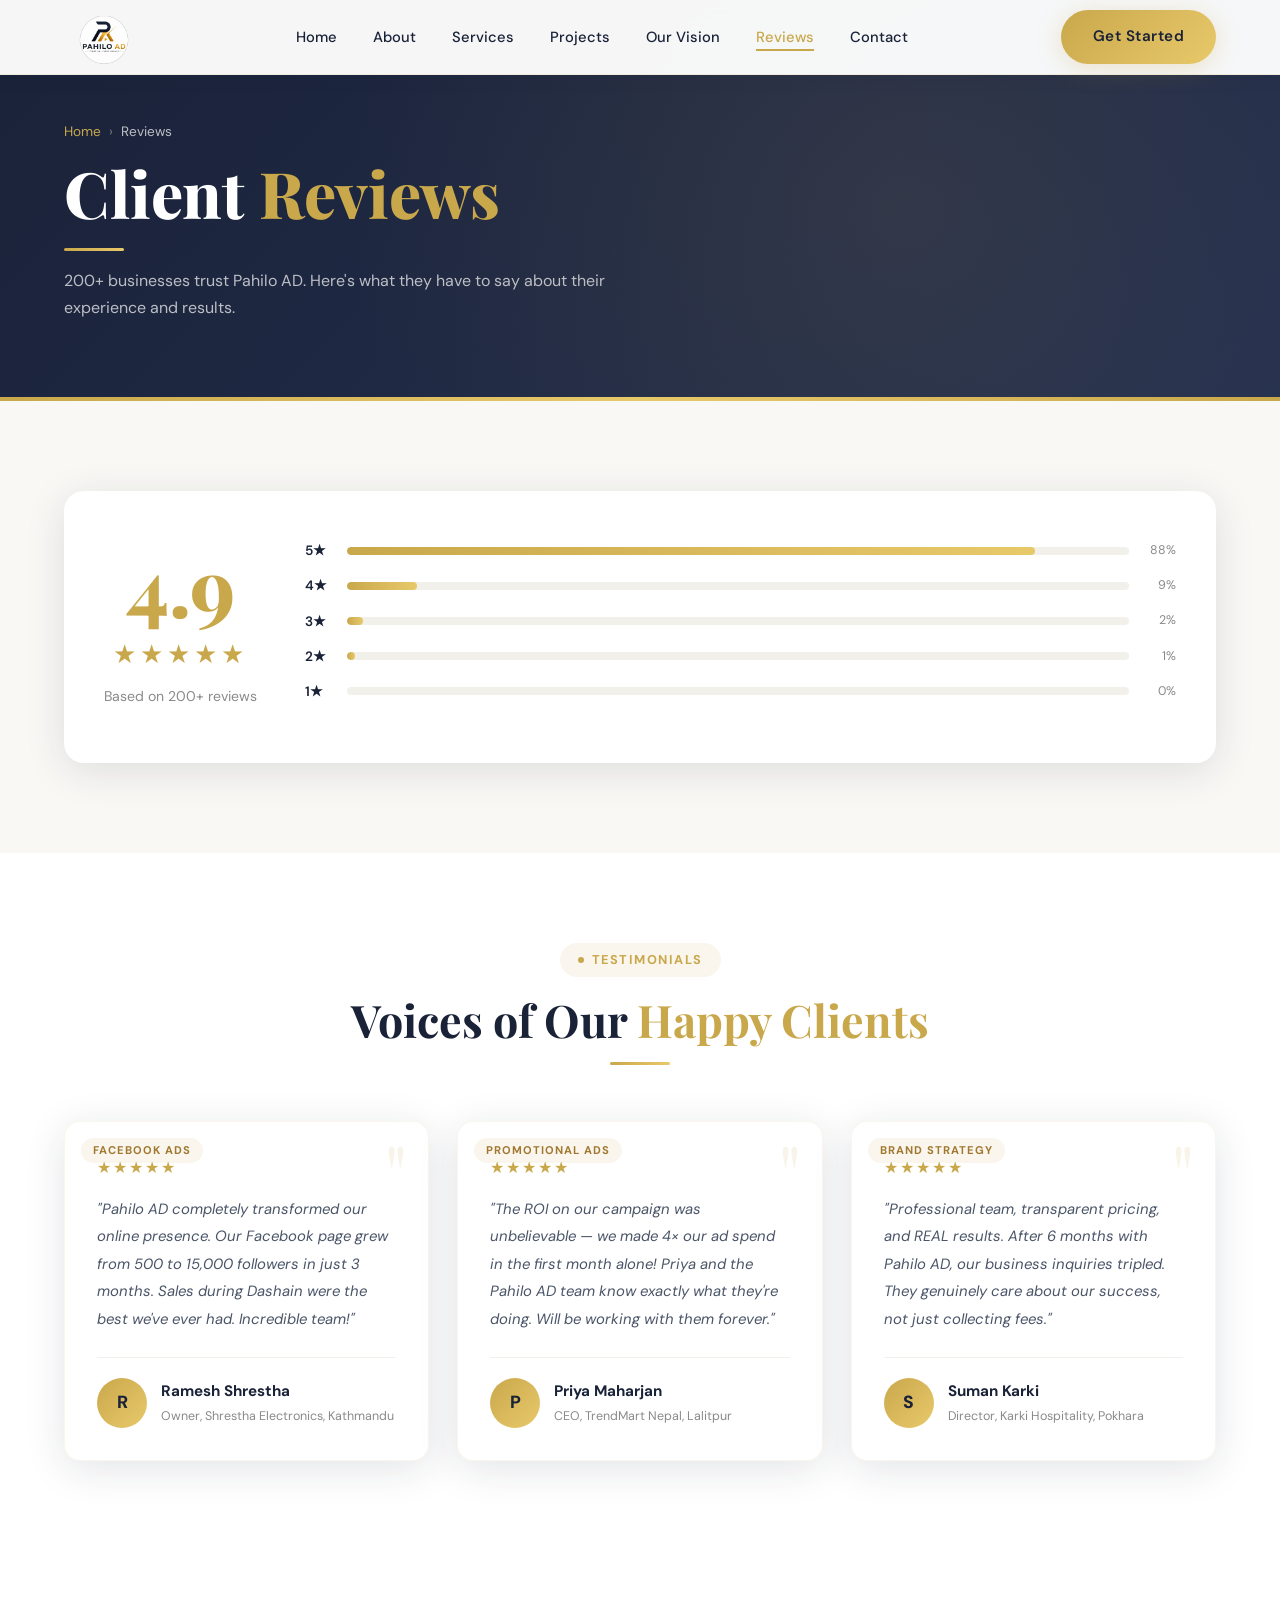
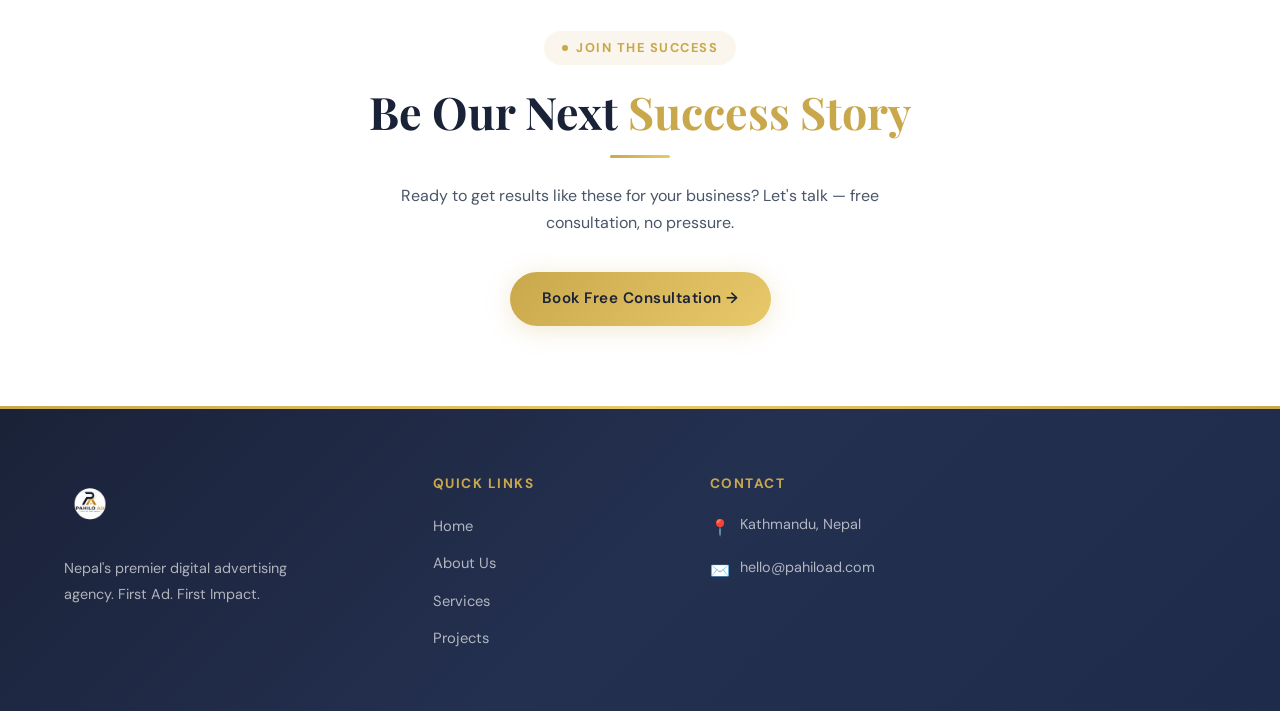
<file: reviews.html>
<!DOCTYPE html>
<html lang="en">
<head>
  <meta charset="UTF-8" />
  <meta name="viewport" content="width=device-width, initial-scale=1.0" />
  <title>Client Reviews — Pahilo AD | Testimonials from Nepal's Top Businesses</title>
  <meta name="description" content="Read what 200+ satisfied clients say about Pahilo AD — Nepal's most trusted digital advertising agency. Real reviews, real results." />
  <meta name="keywords" content="Pahilo AD reviews, digital advertising agency Nepal reviews, client testimonials Nepal" />
  <link rel="canonical" href="https://www.pahiload.com/reviews.html" />
  <link rel="stylesheet" href="style.css" /> <style>
    .rating-overview { background: var(--off-white); }
    .rating-box {
      background: var(--white); border-radius: 20px; padding: 48px 40px;
      box-shadow: var(--shadow); display: grid; grid-template-columns: auto 1fr; gap: 48px; align-items: center;
    }
    .big-rating { text-align: center; }
    .big-num { font-family: 'Playfair Display', serif; font-size: 5rem; font-weight: 800; color: var(--gold); line-height: 1; }
    .big-stars { font-size: 1.6rem; color: var(--gold); margin: 8px 0; letter-spacing: 4px; }
    .big-count { color: var(--gray); font-size: 0.88rem; }
    .rating-bar-item { display: flex; align-items: center; gap: 12px; margin-bottom: 12px; }
    .bar-label { font-size: 0.85rem; color: var(--navy); font-weight: 600; width: 30px; }
    .bar-track { flex: 1; height: 8px; background: var(--gray-light); border-radius: 4px; overflow: hidden; }
    .bar-fill { height: 100%; background: linear-gradient(90deg, var(--gold), var(--gold-light)); border-radius: 4px; transition: width 1.5s ease; }
    .bar-pct { font-size: 0.78rem; color: var(--gray); width: 35px; text-align: right; }

    .reviews-grid { background: var(--white); }
    .review-card-full {
      background: var(--white); border-radius: 16px; padding: 32px;
      box-shadow: var(--shadow); border: 1px solid rgba(201,168,76,0.1);
      transition: var(--transition); position: relative;
    }
    .review-card-full:hover { border-color: rgba(201,168,76,0.35); transform: translateY(-4px); }
    .review-card-full::before {
      content: '"'; font-family: 'Playfair Display', serif; font-size: 5rem;
      color: rgba(201,168,76,0.12); position: absolute; top: 10px; right: 20px;
      line-height: 1;
    }
    .review-stars { color: var(--gold); font-size: 1rem; letter-spacing: 2px; margin-bottom: 14px; }
    .review-text-full { font-size: 0.93rem; color: #4A5568; line-height: 1.85; margin-bottom: 24px; font-style: italic; }
    .reviewer-info { display: flex; align-items: center; gap: 14px; padding-top: 20px; border-top: 1px solid var(--gray-light); }
    .reviewer-av {
      width: 50px; height: 50px; border-radius: 50%; flex-shrink: 0;
      background: linear-gradient(135deg, var(--gold), var(--gold-light));
      display: flex; align-items: center; justify-content: center;
      font-weight: 800; color: var(--navy); font-size: 1.1rem;
    }
    .reviewer-name { font-weight: 700; color: var(--navy); font-size: 0.95rem; margin-bottom: 2px; }
    .reviewer-biz { font-size: 0.78rem; color: var(--gray); }
    .review-service-tag {
      position: absolute; top: 16px; left: 16px;
      background: rgba(201,168,76,0.1); color: var(--gold-dark);
      padding: 3px 12px; border-radius: 50px; font-size: 0.7rem;
      font-weight: 700; text-transform: uppercase; letter-spacing: 1px;
    }

    .video-reviews { background: var(--off-white); }
    .video-placeholder {
      background: linear-gradient(135deg, var(--navy), var(--navy-light));
      border-radius: 16px; min-height: 220px; display: flex; flex-direction: column;
      align-items: center; justify-content: center; cursor: pointer;
      transition: var(--transition); position: relative; overflow: hidden;
    }
    .video-placeholder:hover { transform: scale(1.02); }
    .video-placeholder::after { content: ''; position: absolute; inset: 0; background: rgba(201,168,76,0.05); }
    .play-btn {
      width: 64px; height: 64px; border-radius: 50%;
      background: linear-gradient(135deg, var(--gold), var(--gold-light));
      display: flex; align-items: center; justify-content: center;
      font-size: 1.4rem; color: var(--navy); box-shadow: var(--shadow-gold);
      animation: goldPulse 2s infinite;
    }
    .video-placeholder p { color: rgba(255,255,255,0.7); margin-top: 16px; font-size: 0.88rem; }

    @media (max-width: 768px) {
      .rating-box { grid-template-columns: 1fr; gap: 32px; }
    }
  </style>
</head>
<body>

<nav class="navbar" role="navigation">
  <a href="index.html" class="nav-logo"><img src="Logo/logo.png" alt="Pahilo AD Logo" /></a>
  <ul class="nav-links">
    <li><a href="index.html">Home</a></li>
    <li><a href="about.html">About</a></li>
    <li><a href="services.html">Services</a></li>
    <li><a href="projects.html">Projects</a></li>
    <li><a href="vision.html">Our Vision</a></li>
    <li><a href="reviews.html" class="active">Reviews</a></li>
    <li><a href="contact.html">Contact</a></li>
  </ul>
  <div class="nav-cta"><a href="contact.html" class="btn btn-gold">Get Started</a></div>
  <button class="hamburger" aria-label="Toggle menu"><span></span><span></span><span></span></button>
</nav>

<div class="mobile-menu">
  <ul>
    <li><a href="index.html">Home</a></li>
    <li><a href="about.html">About</a></li>
    <li><a href="services.html">Services</a></li>
    <li><a href="projects.html">Projects</a></li>
    <li><a href="vision.html">Our Vision</a></li>
    <li><a href="reviews.html">Reviews</a></li>
    <li><a href="contact.html">Contact</a></li>
  </ul>
  <a href="contact.html" class="btn btn-gold">Get Started →</a>
</div>

<div class="page-hero">
  <div class="page-hero-bg"></div>
  <div>
    <div class="breadcrumb"><a href="index.html">Home</a><span>›</span><span class="current">Reviews</span></div>
    <h1>Client <span class="gold">Reviews</span></h1>
    <div class="gold-divider"></div>
    <p>200+ businesses trust Pahilo AD. Here's what they have to say about their experience and results.</p>
  </div>
</div>

<section class="rating-overview">
  <div class="rating-box animate">
    <div class="big-rating">
      <div class="big-num">4.9</div>
      <div class="big-stars">★★★★★</div>
      <div class="big-count">Based on 200+ reviews</div>
    </div>
    <div class="rating-bars">
      <div class="rating-bar-item">
        <span class="bar-label">5★</span>
        <div class="bar-track"><div class="bar-fill" style="width:88%"></div></div>
        <span class="bar-pct">88%</span>
      </div>
      <div class="rating-bar-item">
        <span class="bar-label">4★</span>
        <div class="bar-track"><div class="bar-fill" style="width:9%"></div></div>
        <span class="bar-pct">9%</span>
      </div>
      <div class="rating-bar-item">
        <span class="bar-label">3★</span>
        <div class="bar-track"><div class="bar-fill" style="width:2%"></div></div>
        <span class="bar-pct">2%</span>
      </div>
      <div class="rating-bar-item">
        <span class="bar-label">2★</span>
        <div class="bar-track"><div class="bar-fill" style="width:1%"></div></div>
        <span class="bar-pct">1%</span>
      </div>
      <div class="rating-bar-item">
        <span class="bar-label">1★</span>
        <div class="bar-track"><div class="bar-fill" style="width:0%"></div></div>
        <span class="bar-pct">0%</span>
      </div>
    </div>
  </div>
</section>

<section class="reviews-grid">
  <div class="section-header center">
    <div class="section-tag">Testimonials</div>
    <h2 class="section-title">Voices of Our <span class="gold">Happy Clients</span></h2>
    <div class="gold-divider center"></div>
  </div>
  <div class="grid-3">
    <article class="review-card-full animate">
      <span class="review-service-tag">Facebook Ads</span>
      <div class="review-stars">★★★★★</div>
      <p class="review-text-full">"Pahilo AD completely transformed our online presence. Our Facebook page grew from 500 to 15,000 followers in just 3 months. Sales during Dashain were the best we've ever had. Incredible team!"</p>
      <div class="reviewer-info">
        <div class="reviewer-av">R</div>
        <div><div class="reviewer-name">Ramesh Shrestha</div><div class="reviewer-biz">Owner, Shrestha Electronics, Kathmandu</div></div>
      </div>
    </article>
    <article class="review-card-full animate animate-delay-1">
      <span class="review-service-tag">Promotional Ads</span>
      <div class="review-stars">★★★★★</div>
      <p class="review-text-full">"The ROI on our campaign was unbelievable — we made 4× our ad spend in the first month alone! Priya and the Pahilo AD team know exactly what they're doing. Will be working with them forever."</p>
      <div class="reviewer-info">
        <div class="reviewer-av">P</div>
        <div><div class="reviewer-name">Priya Maharjan</div><div class="reviewer-biz">CEO, TrendMart Nepal, Lalitpur</div></div>
      </div>
    </article>
    <article class="review-card-full animate animate-delay-2">
      <span class="review-service-tag">Brand Strategy</span>
      <div class="review-stars">★★★★★</div>
      <p class="review-text-full">"Professional team, transparent pricing, and REAL results. After 6 months with Pahilo AD, our business inquiries tripled. They genuinely care about our success, not just collecting fees."</p>
      <div class="reviewer-info">
        <div class="reviewer-av">S</div>
        <div><div class="reviewer-name">Suman Karki</div><div class="reviewer-biz">Director, Karki Hospitality, Pokhara</div></div>
      </div>
    </article>
  </div>
</section>

<section style="background: var(--white); text-align:center; padding:80px 5%;">
  <div class="section-tag" style="margin:0 auto 20px;">Join the Success</div>
  <h2 class="section-title">Be Our Next <span class="gold">Success Story</span></h2>
  <div class="gold-divider center"></div>
  <p style="margin-bottom:36px; max-width:500px; margin-left:auto; margin-right:auto;">Ready to get results like these for your business? Let's talk — free consultation, no pressure.</p>
  <a href="contact.html" class="btn btn-gold">Book Free Consultation →</a>
</section>

<footer role="contentinfo">
  <div class="footer-top">
    <div class="footer-brand">
      <img src="Logo/logo.png" alt="Pahilo AD" />
      <p>Nepal's premier digital advertising agency. First Ad. First Impact.</p>
    </div>
    <div class="footer-col"><h4>Quick Links</h4><ul>
      <li><a href="index.html">Home</a></li><li><a href="about.html">About Us</a></li>
      <li><a href="services.html">Services</a></li><li><a href="projects.html">Projects</a></li>
    </ul></div>
    <div class="footer-col"><h4>Contact</h4>
      <div class="footer-contact-item"><span class="icon">📍</span><span>Kathmandu, Nepal</span></div>
      <div class="footer-contact-item"><span class="icon">✉️</span><span>hello@pahiload.com</span></div>
    </div>
  </div>
</footer>
<script src="main.js"></script>
</body>
</html>
</file>
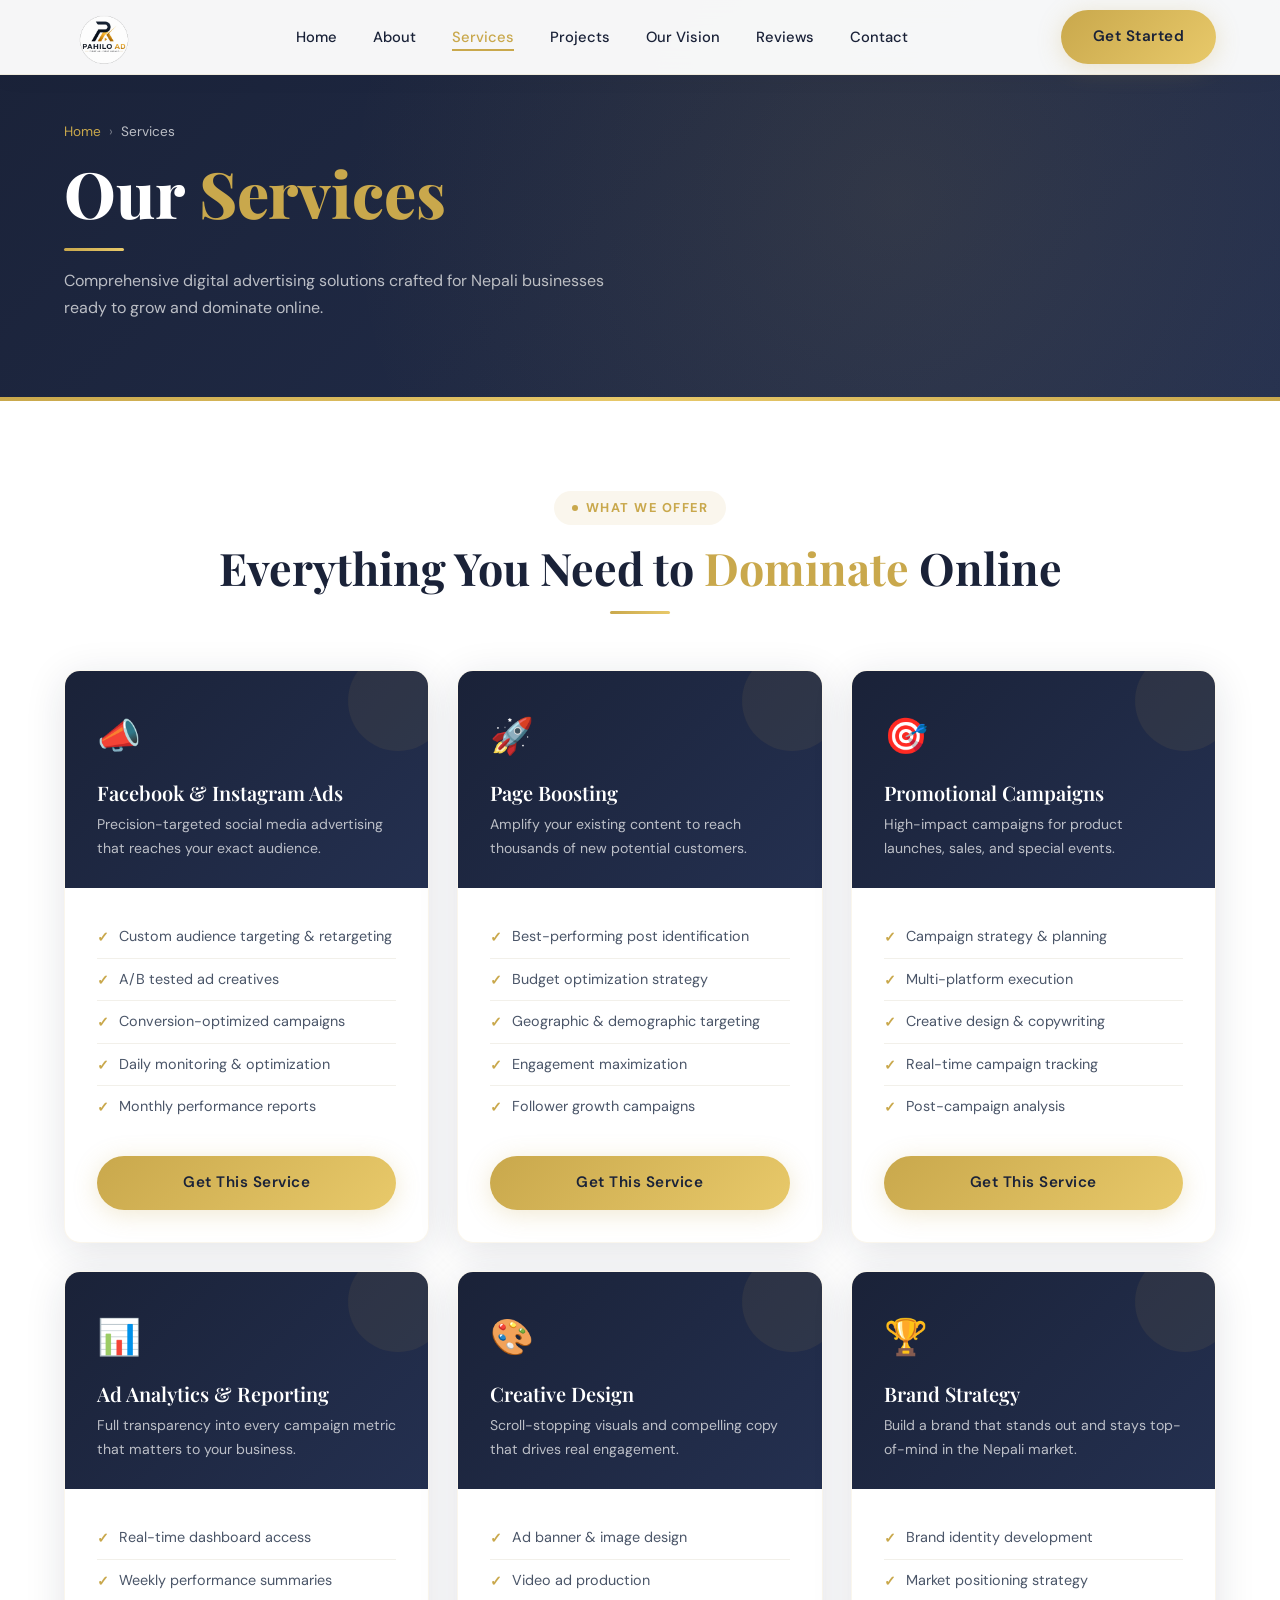
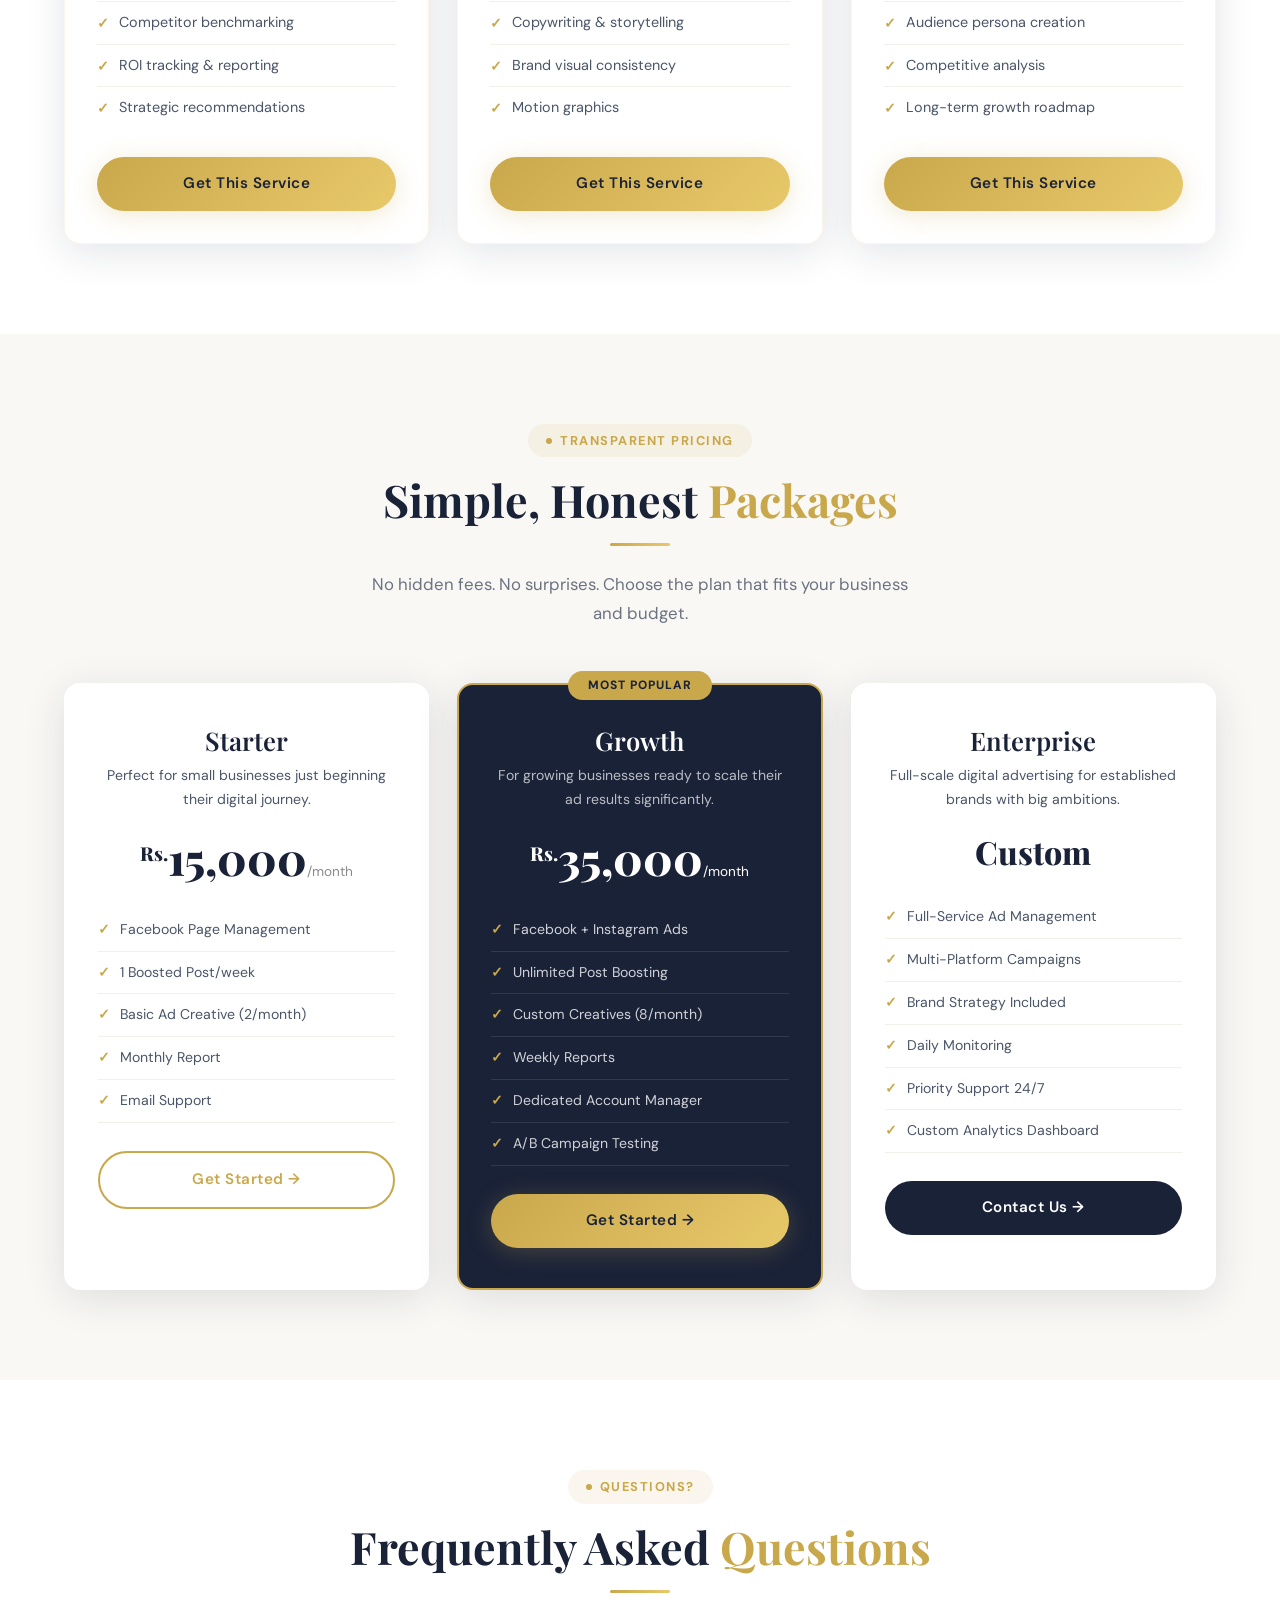
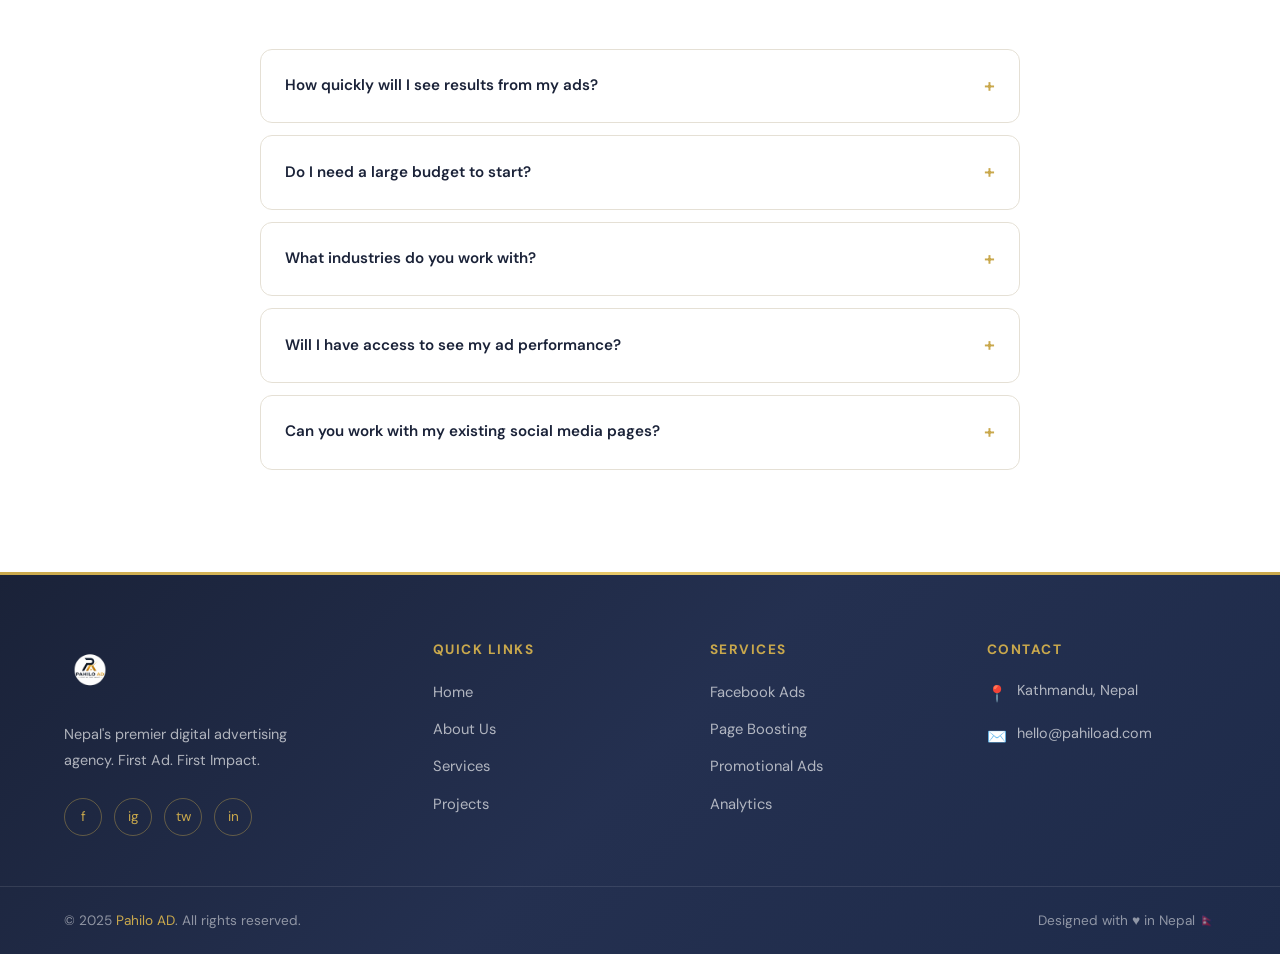
<file: services.html>
<!DOCTYPE html>
<html lang="en">
<head>
  <meta charset="UTF-8" />
  <meta name="viewport" content="width=device-width, initial-scale=1.0" />
  <title>Services — Pahilo AD | Facebook Ads, Page Boosting & Digital Marketing Nepal</title>
  <meta name="description" content="Pahilo AD offers expert Facebook Ads, page boosting, promotional campaigns, brand strategy, and ad analytics for businesses in Nepal. Get real results." />
  <meta name="keywords" content="Facebook ads Nepal, page boosting Nepal, digital advertising services Nepal, promotional campaigns Kathmandu, brand strategy Nepal" />
  <link rel="canonical" href="https://www.pahiload.com/pages/services.html" />
  <meta property="og:title" content="Services | Pahilo AD — Nepal Digital Advertising" />
  <meta property="og:description" content="Expert Facebook Ads, page boosting, promotional campaigns and more for Nepali businesses." />
  <link rel="stylesheet" href="../style.css" />
  <style>
    .services-grid { background: var(--white); }
    .service-detail-card {
      background: var(--white); border-radius: 16px; overflow: hidden;
      box-shadow: var(--shadow); transition: var(--transition); border: 1px solid rgba(201,168,76,0.1);
    }
    .service-detail-card:hover { transform: translateY(-6px); box-shadow: 0 24px 60px rgba(26,34,56,0.15); border-color: rgba(201,168,76,0.3); }
    .service-card-top {
      padding: 36px 32px 28px;
      background: linear-gradient(135deg, var(--navy) 0%, var(--navy-light) 100%);
      position: relative; overflow: hidden;
    }
    .service-card-top::after {
      content: ''; position: absolute; right: -20px; top: -20px;
      width: 100px; height: 100px; border-radius: 50%;
      background: rgba(201,168,76,0.08);
    }
    .service-card-top .icon { font-size: 2.2rem; margin-bottom: 14px; display: block; }
    .service-card-top h3 { color: var(--white); font-size: 1.25rem; margin-bottom: 8px; }
    .service-card-top p { color: rgba(255,255,255,0.7); font-size: 0.88rem; }
    .service-card-body { padding: 28px 32px; }
    .service-features { list-style: none; }
    .service-features li {
      display: flex; align-items: flex-start; gap: 10px;
      padding: 8px 0; border-bottom: 1px solid var(--gray-light); font-size: 0.9rem; color: #4A5568;
    }
    .service-features li:last-child { border-bottom: none; }
    .service-features li::before { content: '✓'; color: var(--gold); font-weight: 900; flex-shrink: 0; margin-top: 1px; }
    .service-card-footer { padding: 0 32px 32px; }

    .pricing { background: var(--off-white); }
    .pricing-card {
      background: var(--white); border-radius: 16px; padding: 40px 32px;
      box-shadow: var(--shadow); text-align: center; position: relative;
      border: 2px solid transparent; transition: var(--transition);
    }
    .pricing-card.featured {
      border-color: var(--gold); background: var(--navy); color: var(--white);
    }
    .pricing-card.featured h3, .pricing-card.featured .price, .pricing-card.featured .price-period { color: var(--white); }
    .pricing-card.featured p { color: rgba(255,255,255,0.7); }
    .pricing-card.featured ul li { color: rgba(255,255,255,0.8); border-color: rgba(255,255,255,0.1); }
    .pricing-badge {
      position: absolute; top: -14px; left: 50%; transform: translateX(-50%);
      background: var(--gold); color: var(--navy); padding: 4px 20px;
      border-radius: 50px; font-size: 0.75rem; font-weight: 800;
      text-transform: uppercase; letter-spacing: 1px; white-space: nowrap;
    }
    .pricing-card h3 { color: var(--navy); margin-bottom: 8px; }
    .pricing-card p { font-size: 0.88rem; margin-bottom: 24px; }
    .price {
      font-family: 'Playfair Display', serif; font-size: 2.8rem; font-weight: 800;
      color: var(--navy); line-height: 1;
    }
    .price-currency { font-size: 1.2rem; vertical-align: top; margin-top: 8px; display: inline-block; }
    .price-period { font-size: 0.85rem; color: var(--gray); font-family: 'DM Sans', sans-serif; font-weight: 400; }
    .pricing-card ul { list-style: none; text-align: left; margin: 28px 0; }
    .pricing-card ul li {
      display: flex; gap: 10px; padding: 9px 0;
      border-bottom: 1px solid var(--gray-light); font-size: 0.88rem; color: #4A5568;
    }
    .pricing-card ul li::before { content: '✓'; color: var(--gold); font-weight: 900; flex-shrink: 0; }
    .pricing-card:hover { transform: translateY(-6px); }

    .faq { background: var(--white); }
    .faq-item {
      border: 1px solid #E5E0D5; border-radius: 12px; overflow: hidden;
      margin-bottom: 12px; transition: var(--transition);
    }
    .faq-item.open { border-color: rgba(201,168,76,0.4); }
    .faq-q {
      padding: 20px 24px; font-weight: 600; color: var(--navy);
      cursor: pointer; display: flex; justify-content: space-between; align-items: center;
      font-size: 0.95rem; user-select: none;
    }
    .faq-q span { color: var(--gold); font-size: 1.2rem; transition: var(--transition); }
    .faq-item.open .faq-q span { transform: rotate(45deg); }
    .faq-a { padding: 0 24px; max-height: 0; overflow: hidden; transition: max-height 0.4s ease, padding 0.3s ease; }
    .faq-item.open .faq-a { max-height: 200px; padding: 0 24px 20px; }
    .faq-a p { font-size: 0.9rem; color: #6B7280; }
  
    @media (max-width: 1024px) {
      .grid-3 { grid-template-columns: repeat(2,1fr); }
    }
    @media (max-width: 768px) {
      .pricing-card { padding: 32px 20px; }
      .service-card-top, .service-card-body, .service-card-footer { padding-left: 20px; padding-right: 20px; }
      .faq-item summary { font-size: 0.95rem; }
    }
    @media (max-width: 600px) {
      .grid-3 { grid-template-columns: 1fr; }
    }
  </style>
</head>
<body>

<nav class="navbar" role="navigation">
  <a href="../index.html" class="nav-logo"><img src="../Logo/logo.png" alt="Pahilo AD Logo" /></a>
  <ul class="nav-links">
    <li><a href="../index.html">Home</a></li>
    <li><a href="about.html">About</a></li>
    <li><a href="services.html" class="active">Services</a></li>
    <li><a href="projects.html">Projects</a></li>
    <li><a href="vision.html">Our Vision</a></li>
    <li><a href="reviews.html">Reviews</a></li>
    <li><a href="contact.html">Contact</a></li>
  </ul>
  <div class="nav-cta"><a href="contact.html" class="btn btn-gold">Get Started</a></div>
  <button class="hamburger" aria-label="Toggle menu"><span></span><span></span><span></span></button>
</nav>
<div class="mobile-menu">
  <ul>
    <li><a href="../index.html">Home</a></li><li><a href="about.html">About</a></li>
    <li><a href="services.html">Services</a></li><li><a href="projects.html">Projects</a></li>
    <li><a href="vision.html">Our Vision</a></li><li><a href="reviews.html">Reviews</a></li>
    <li><a href="contact.html">Contact</a></li>
  </ul>
  <a href="contact.html" class="btn btn-gold">Get Started →</a>
</div>

<div class="page-hero">
  <div class="page-hero-bg"></div>
  <div>
    <div class="breadcrumb"><a href="../index.html">Home</a><span>›</span><span class="current">Services</span></div>
    <h1>Our <span class="gold">Services</span></h1>
    <div class="gold-divider"></div>
    <p>Comprehensive digital advertising solutions crafted for Nepali businesses ready to grow and dominate online.</p>
  </div>
</div>

<!-- SERVICES GRID -->
<section class="services-grid">
  <div class="section-header center">
    <div class="section-tag">What We Offer</div>
    <h2 class="section-title">Everything You Need to <span class="gold">Dominate</span> Online</h2>
    <div class="gold-divider center"></div>
  </div>
  <div class="grid-3">
    <article class="service-detail-card animate">
      <div class="service-card-top">
        <span class="icon">📣</span>
        <h3>Facebook & Instagram Ads</h3>
        <p>Precision-targeted social media advertising that reaches your exact audience.</p>
      </div>
      <div class="service-card-body">
        <ul class="service-features">
          <li>Custom audience targeting & retargeting</li>
          <li>A/B tested ad creatives</li>
          <li>Conversion-optimized campaigns</li>
          <li>Daily monitoring & optimization</li>
          <li>Monthly performance reports</li>
        </ul>
      </div>
      <div class="service-card-footer"><a href="contact.html" class="btn btn-gold" style="width:100%; justify-content:center;">Get This Service</a></div>
    </article>

    <article class="service-detail-card animate animate-delay-1">
      <div class="service-card-top">
        <span class="icon">🚀</span>
        <h3>Page Boosting</h3>
        <p>Amplify your existing content to reach thousands of new potential customers.</p>
      </div>
      <div class="service-card-body">
        <ul class="service-features">
          <li>Best-performing post identification</li>
          <li>Budget optimization strategy</li>
          <li>Geographic & demographic targeting</li>
          <li>Engagement maximization</li>
          <li>Follower growth campaigns</li>
        </ul>
      </div>
      <div class="service-card-footer"><a href="contact.html" class="btn btn-gold" style="width:100%; justify-content:center;">Get This Service</a></div>
    </article>

    <article class="service-detail-card animate animate-delay-2">
      <div class="service-card-top">
        <span class="icon">🎯</span>
        <h3>Promotional Campaigns</h3>
        <p>High-impact campaigns for product launches, sales, and special events.</p>
      </div>
      <div class="service-card-body">
        <ul class="service-features">
          <li>Campaign strategy & planning</li>
          <li>Multi-platform execution</li>
          <li>Creative design & copywriting</li>
          <li>Real-time campaign tracking</li>
          <li>Post-campaign analysis</li>
        </ul>
      </div>
      <div class="service-card-footer"><a href="contact.html" class="btn btn-gold" style="width:100%; justify-content:center;">Get This Service</a></div>
    </article>

    <article class="service-detail-card animate">
      <div class="service-card-top">
        <span class="icon">📊</span>
        <h3>Ad Analytics & Reporting</h3>
        <p>Full transparency into every campaign metric that matters to your business.</p>
      </div>
      <div class="service-card-body">
        <ul class="service-features">
          <li>Real-time dashboard access</li>
          <li>Weekly performance summaries</li>
          <li>Competitor benchmarking</li>
          <li>ROI tracking & reporting</li>
          <li>Strategic recommendations</li>
        </ul>
      </div>
      <div class="service-card-footer"><a href="contact.html" class="btn btn-gold" style="width:100%; justify-content:center;">Get This Service</a></div>
    </article>

    <article class="service-detail-card animate animate-delay-1">
      <div class="service-card-top">
        <span class="icon">🎨</span>
        <h3>Creative Design</h3>
        <p>Scroll-stopping visuals and compelling copy that drives real engagement.</p>
      </div>
      <div class="service-card-body">
        <ul class="service-features">
          <li>Ad banner & image design</li>
          <li>Video ad production</li>
          <li>Copywriting & storytelling</li>
          <li>Brand visual consistency</li>
          <li>Motion graphics</li>
        </ul>
      </div>
      <div class="service-card-footer"><a href="contact.html" class="btn btn-gold" style="width:100%; justify-content:center;">Get This Service</a></div>
    </article>

    <article class="service-detail-card animate animate-delay-2">
      <div class="service-card-top">
        <span class="icon">🏆</span>
        <h3>Brand Strategy</h3>
        <p>Build a brand that stands out and stays top-of-mind in the Nepali market.</p>
      </div>
      <div class="service-card-body">
        <ul class="service-features">
          <li>Brand identity development</li>
          <li>Market positioning strategy</li>
          <li>Audience persona creation</li>
          <li>Competitive analysis</li>
          <li>Long-term growth roadmap</li>
        </ul>
      </div>
      <div class="service-card-footer"><a href="contact.html" class="btn btn-gold" style="width:100%; justify-content:center;">Get This Service</a></div>
    </article>
  </div>
</section>

<!-- PRICING -->
<section class="pricing">
  <div class="section-header center">
    <div class="section-tag">Transparent Pricing</div>
    <h2 class="section-title">Simple, Honest <span class="gold">Packages</span></h2>
    <div class="gold-divider center"></div>
    <p class="section-subtitle">No hidden fees. No surprises. Choose the plan that fits your business and budget.</p>
  </div>
  <div class="grid-3">
    <div class="pricing-card animate">
      <h3>Starter</h3>
      <p>Perfect for small businesses just beginning their digital journey.</p>
      <div class="price"><span class="price-currency">Rs.</span>15,000<span class="price-period">/month</span></div>
      <ul>
        <li>Facebook Page Management</li>
        <li>1 Boosted Post/week</li>
        <li>Basic Ad Creative (2/month)</li>
        <li>Monthly Report</li>
        <li>Email Support</li>
      </ul>
      <a href="contact.html" class="btn btn-outline" style="width:100%; justify-content:center;">Get Started →</a>
    </div>
    <div class="pricing-card featured animate animate-delay-1">
      <div class="pricing-badge">Most Popular</div>
      <h3>Growth</h3>
      <p>For growing businesses ready to scale their ad results significantly.</p>
      <div class="price"><span class="price-currency">Rs.</span>35,000<span class="price-period">/month</span></div>
      <ul>
        <li>Facebook + Instagram Ads</li>
        <li>Unlimited Post Boosting</li>
        <li>Custom Creatives (8/month)</li>
        <li>Weekly Reports</li>
        <li>Dedicated Account Manager</li>
        <li>A/B Campaign Testing</li>
      </ul>
      <a href="contact.html" class="btn btn-gold" style="width:100%; justify-content:center;">Get Started →</a>
    </div>
    <div class="pricing-card animate animate-delay-2">
      <h3>Enterprise</h3>
      <p>Full-scale digital advertising for established brands with big ambitions.</p>
      <div class="price" style="font-size:2rem;">Custom</div>
      <ul>
        <li>Full-Service Ad Management</li>
        <li>Multi-Platform Campaigns</li>
        <li>Brand Strategy Included</li>
        <li>Daily Monitoring</li>
        <li>Priority Support 24/7</li>
        <li>Custom Analytics Dashboard</li>
      </ul>
      <a href="contact.html" class="btn btn-navy" style="width:100%; justify-content:center;">Contact Us →</a>
    </div>
  </div>
</section>

<!-- FAQ -->
<section class="faq">
  <div style="max-width:760px; margin:0 auto;">
    <div class="section-header center">
      <div class="section-tag">Questions?</div>
      <h2 class="section-title">Frequently Asked <span class="gold">Questions</span></h2>
      <div class="gold-divider center"></div>
    </div>
    <div class="faq-item animate">
      <div class="faq-q">How quickly will I see results from my ads? <span>+</span></div>
      <div class="faq-a"><p>Most clients see initial results within the first 7–14 days. Significant ROI improvements typically occur within 30–60 days as we optimize campaigns based on data.</p></div>
    </div>
    <div class="faq-item animate animate-delay-1">
      <div class="faq-q">Do I need a large budget to start? <span>+</span></div>
      <div class="faq-a"><p>No! We work with budgets of all sizes. Our Starter package begins at Rs. 15,000/month (management fee), plus your ad spend which can start as low as Rs. 5,000–10,000.</p></div>
    </div>
    <div class="faq-item animate animate-delay-2">
      <div class="faq-q">What industries do you work with? <span>+</span></div>
      <div class="faq-a"><p>We work across all industries — retail, hospitality, e-commerce, restaurants, real estate, healthcare, education, and more. If you have a business in Nepal, we can grow it.</p></div>
    </div>
    <div class="faq-item animate animate-delay-3">
      <div class="faq-q">Will I have access to see my ad performance? <span>+</span></div>
      <div class="faq-a"><p>Absolutely. Complete transparency is our standard. You'll receive weekly/monthly reports and can request access to live dashboards at any time.</p></div>
    </div>
    <div class="faq-item animate">
      <div class="faq-q">Can you work with my existing social media pages? <span>+</span></div>
      <div class="faq-a"><p>Yes! We work with your existing pages and accounts. You retain full ownership of all pages, ad accounts, and data at all times.</p></div>
    </div>
  </div>
</section>

<footer role="contentinfo">
  <div class="footer-top">
    <div class="footer-brand">
      <img src="../Logo/logo.png" alt="Pahilo AD" />
      <p>Nepal's premier digital advertising agency. First Ad. First Impact.</p>
      <div class="footer-social">
        <a href="#" aria-label="Facebook">f</a><a href="#" aria-label="Instagram">ig</a>
        <a href="#" aria-label="Twitter">tw</a><a href="#" aria-label="LinkedIn">in</a>
      </div>
    </div>
    <div class="footer-col"><h4>Quick Links</h4><ul>
      <li><a href="../index.html">Home</a></li><li><a href="about.html">About Us</a></li>
      <li><a href="services.html">Services</a></li><li><a href="projects.html">Projects</a></li>
    </ul></div>
    <div class="footer-col"><h4>Services</h4><ul>
      <li><a href="services.html">Facebook Ads</a></li><li><a href="services.html">Page Boosting</a></li>
      <li><a href="services.html">Promotional Ads</a></li><li><a href="services.html">Analytics</a></li>
    </ul></div>
    <div class="footer-col"><h4>Contact</h4>
      <div class="footer-contact-item"><span class="icon">📍</span><span>Kathmandu, Nepal</span></div>
      <div class="footer-contact-item"><span class="icon">✉️</span><span>hello@pahiload.com</span></div>
    </div>
  </div>
  <div class="footer-bottom">
    <span>© 2025 <a href="../index.html">Pahilo AD</a>. All rights reserved.</span>
    <span>Designed with ♥ in Nepal 🇳🇵</span>
  </div>
</footer>
<button class="scroll-top" aria-label="Scroll to top">↑</button>
<script src="../main.js"></script>
<script>
  document.querySelectorAll('.faq-q').forEach(q => {
    q.addEventListener('click', () => {
      const item = q.parentElement;
      const isOpen = item.classList.contains('open');
      document.querySelectorAll('.faq-item').forEach(i => i.classList.remove('open'));
      if (!isOpen) item.classList.add('open');
    });
  });
</script>
</body>
</html>
</file>
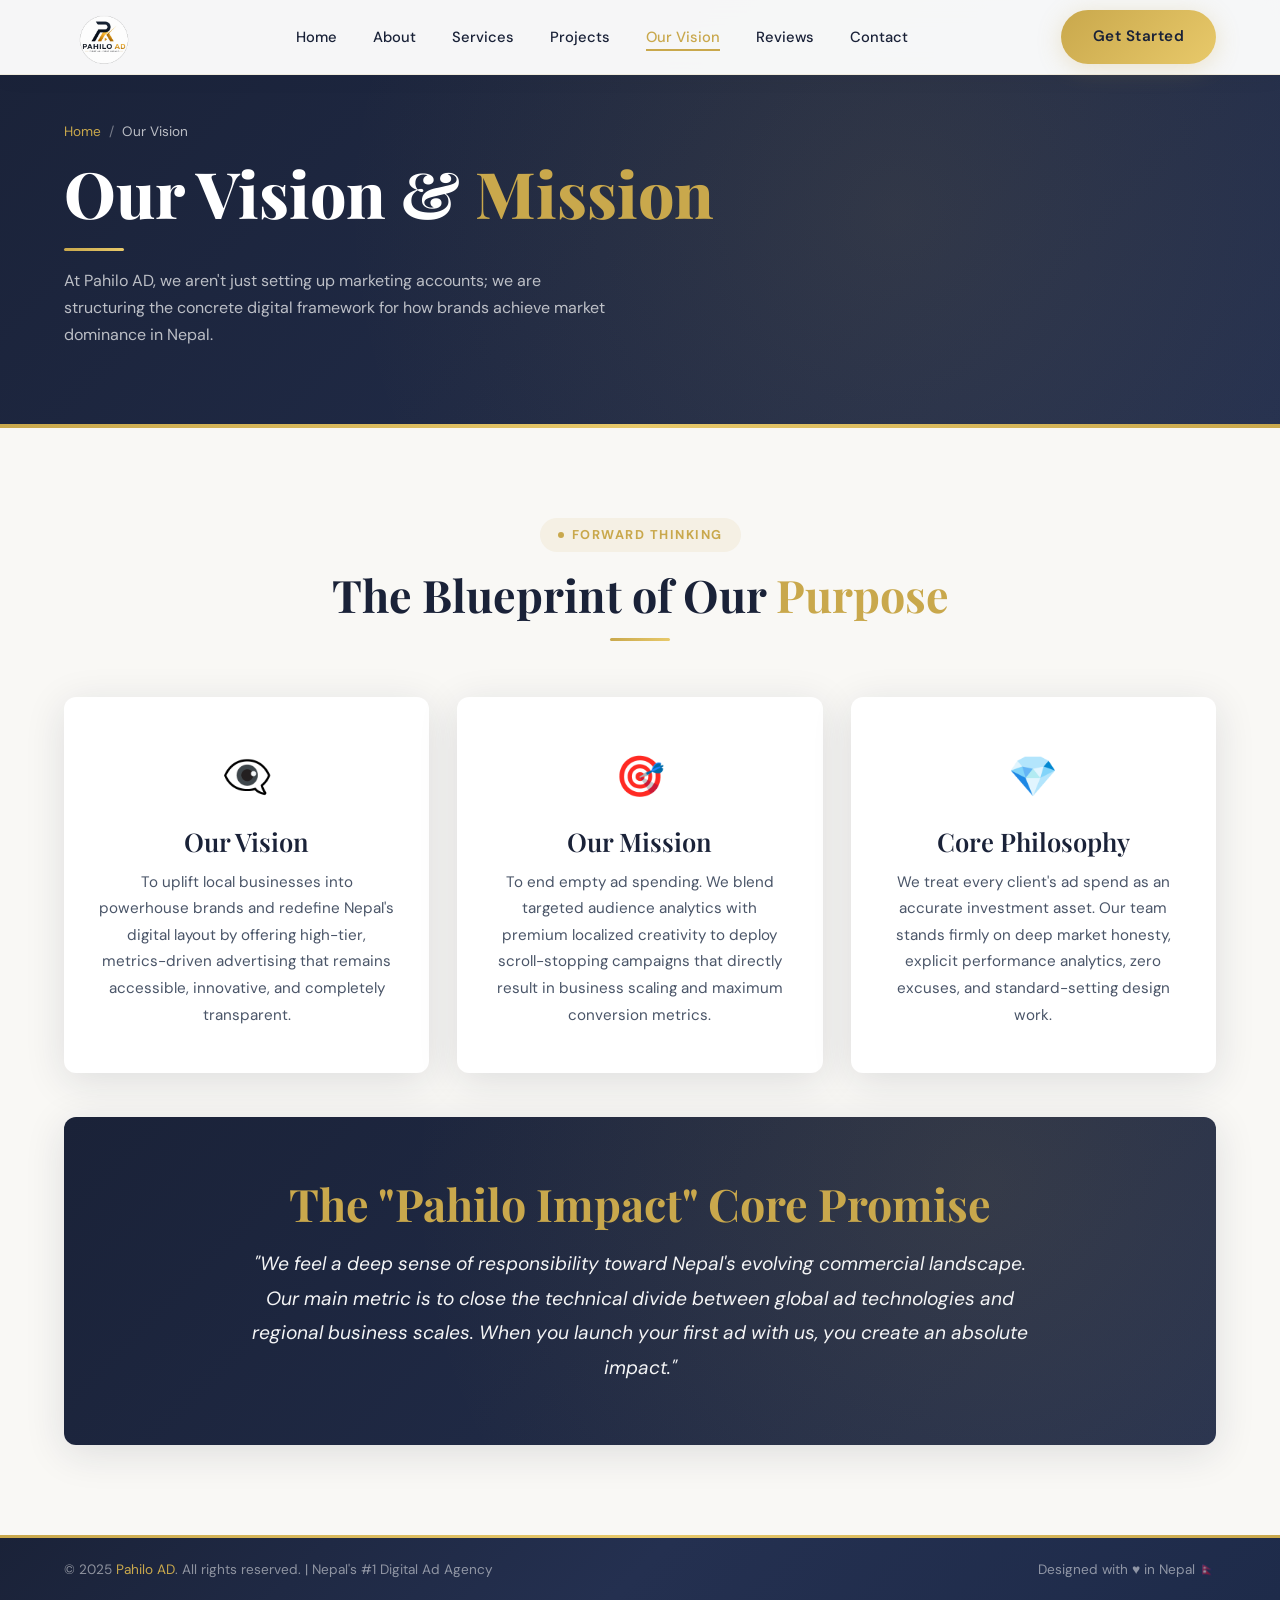
<file: vision.html>
<!DOCTYPE html>
<html lang="en">
<head>
  <meta charset="UTF-8" />
  <meta name="viewport" content="width=device-width, initial-scale=1.0" />
  <title>Our Vision — Pahilo AD | First Ad. First Impact.</title>
  <link rel="stylesheet" href="style.css"/>
  <style>
    /* ── VISION PAGE INNER CONTENT STYLES ── */
    .vision-container {
      background: var(--off-white);
      padding-bottom: 90px;
    }
    .vision-card {
      background: var(--white);
      padding: 44px 32px;
      text-align: center;
    }
    .vision-icon {
      font-size: 2.5rem;
      margin-bottom: 16px;
      display: inline-block;
    }
    .vision-card h3 {
      color: var(--navy);
      margin-bottom: 12px;
    }
    .vision-card p {
      font-size: 0.95rem;
      line-height: 1.75;
    }
    .blueprint-statement {
      grid-column: span 3;
      background: linear-gradient(135deg, var(--navy) 0%, var(--navy-light) 100%);
      color: var(--white);
      padding: 60px 40px;
      border-radius: var(--radius);
      box-shadow: var(--shadow);
      text-align: center;
      margin-top: 16px;
      position: relative;
      overflow: hidden;
    }
    .blueprint-statement::before {
      content: ''; position: absolute; inset: 0;
      background: radial-gradient(circle at 80% 20%, rgba(201,168,76,0.12), transparent 60%);
    }
    .blueprint-statement h2 { color: var(--gold); margin-bottom: 16px; }
    .blueprint-statement p { font-size: 1.2rem; font-style: italic; max-width: 800px; margin: 0 auto; line-height: 1.8; color: var(--white); opacity: 0.95; }

    @media (max-width: 1024px) {
      .blueprint-statement { grid-column: span 2; }
    }
    @media (max-width: 768px) {
      .blueprint-statement { grid-column: span 1; padding: 40px 24px; p { font-size: 1.05rem; } }
    }
  </style>
</head>
<body>

<nav class="navbar" role="navigation" aria-label="Main navigation">
  <a href="index.html" class="nav-logo" aria-label="Pahilo AD Home">
    <img src="Logo/logo.png" alt="Pahilo AD Logo" />
  </a>
  <ul class="nav-links">
    <li><a href="index.html">Home</a></li>
    <li><a href="about.html">About</a></li>
    <li><a href="services.html">Services</a></li>
    <li><a href="projects.html">Projects</a></li>
    <li><a href="vision.html" class="active">Our Vision</a></li>
    <li><a href="reviews.html">Reviews</a></li>
    <li><a href="contact.html">Contact</a></li>
  </ul>
  <div class="nav-cta">
    <a href="contact.html" class="btn btn-gold">Get Started</a>
  </div>
</nav>

<header class="page-hero">
  <div class="page-hero-bg"></div>
  <div class="hero-content" style="position: relative; z-index: 2;">
    <div class="breadcrumb">
      <a href="index.html">Home</a>
      <span>/</span>
      <span class="current">Our Vision</span>
    </div>
    <h1>Our Vision & <span class="gold">Mission</span></h1>
    <div class="gold-divider"></div>
    <p>At Pahilo AD, we aren't just setting up marketing accounts; we are structuring the concrete digital framework for how brands achieve market dominance in Nepal.</p>
  </div>
</header>

<section class="vision-container" aria-labelledby="vision-heading">
  <div class="section-header center">
    <div class="section-tag">Forward Thinking</div>
    <h2 id="vision-heading" class="section-title">The Blueprint of Our <span class="gold">Purpose</span></h2>
    <div class="gold-divider center"></div>
  </div>

  <div class="grid-3">
    <article class="card vision-card">
      <div class="vision-icon">👁️‍🗨️</div>
      <h3>Our Vision</h3>
      <p>To uplift local businesses into powerhouse brands and redefine Nepal's digital layout by offering high-tier, metrics-driven advertising that remains accessible, innovative, and completely transparent.</p>
    </article>

    <article class="card vision-card">
      <div class="vision-icon">🎯</div>
      <h3>Our Mission</h3>
      <p>To end empty ad spending. We blend targeted audience analytics with premium localized creativity to deploy scroll-stopping campaigns that directly result in business scaling and maximum conversion metrics.</p>
    </article>

    <article class="card vision-card">
      <div class="vision-icon">💎</div>
      <h3>Core Philosophy</h3>
      <p>We treat every client's ad spend as an accurate investment asset. Our team stands firmly on deep market honesty, explicit performance analytics, zero excuses, and standard-setting design work.</p>
    </article>

    <div class="blueprint-statement">
      <h2>The "Pahilo Impact" Core Promise</h2>
      <p>"We feel a deep sense of responsibility toward Nepal's evolving commercial landscape. Our main metric is to close the technical divide between global ad technologies and regional business scales. When you launch your first ad with us, you create an absolute impact."</p>
    </div>
  </div>
</section>

<footer role="contentinfo">
  <div class="footer-bottom">
    <span>© 2025 <a href="index.html">Pahilo AD</a>. All rights reserved. | Nepal's #1 Digital Ad Agency</span>
    <span>Designed with ♥ in Nepal 🇳🇵</span>
  </div>
</footer>

<script src="main.js"></script>
</body>
</html>
</file>
<file: style.css>
/* ============================================
   PAHILO AD — Global Styles
   Theme: White + Navy (#1A2238) + Gold (#C9A84C)
   "First Ad. First Impact."
   ============================================ */

@import url('https://fonts.googleapis.com/css2?family=Playfair+Display:wght@600;700;800&family=DM+Sans:wght@300;400;500;600;700&display=swap');

:root {
  --gold: #C9A84C;
  --gold-light: #E8C96A;
  --gold-dark: #A07830;
  --navy: #1A2238;
  --navy-light: #243050;
  --navy-mid: #2E3D5F;
  --white: #ffffff;
  --off-white: #F9F8F5;
  --gray-light: #F2F0EA;
  --gray: #8A8A8A;
  --text: #1A2238;
  --shadow: 0 8px 40px rgba(26,34,56,0.12);
  --shadow-gold: 0 4px 24px rgba(201,168,76,0.25);
  --radius: 12px;
  --transition: all 0.35s cubic-bezier(0.4,0,0.2,1);
}

*, *::before, *::after { box-sizing: border-box; margin: 0; padding: 0; }

html { scroll-behavior: smooth; font-size: 16px; }

body {
  font-family: 'DM Sans', sans-serif;
  background: var(--white);
  color: var(--text);
  overflow-x: hidden;
  line-height: 1.7;
}

/* ── TYPOGRAPHY ── */
h1,h2,h3,h4,h5 { font-family: 'Playfair Display', serif; line-height: 1.2; }
h1 { font-size: clamp(2.4rem, 5vw, 4rem); font-weight: 800; }
h2 { font-size: clamp(1.8rem, 3.5vw, 2.8rem); font-weight: 700; }
h3 { font-size: clamp(1.2rem, 2vw, 1.6rem); font-weight: 600; }
p  { font-size: 1rem; color: #4A5568; }

.gold { color: var(--gold); }
.navy { color: var(--navy); }

/* ── BUTTONS ── */
.btn {
  display: inline-flex; align-items: center; gap: 8px;
  padding: 14px 32px; border-radius: 50px; font-family: 'DM Sans', sans-serif;
  font-weight: 600; font-size: 0.95rem; cursor: pointer;
  text-decoration: none; border: none; transition: var(--transition);
  letter-spacing: 0.5px;
}
.btn-gold {
  background: linear-gradient(135deg, var(--gold), var(--gold-light));
  color: var(--navy); box-shadow: var(--shadow-gold);
}
.btn-gold:hover { transform: translateY(-2px); box-shadow: 0 8px 30px rgba(201,168,76,0.4); }
.btn-navy {
  background: var(--navy); color: var(--white);
}
.btn-navy:hover { background: var(--navy-light); transform: translateY(-2px); }
.btn-outline {
  background: transparent; color: var(--gold);
  border: 2px solid var(--gold);
}
.btn-outline:hover { background: var(--gold); color: var(--navy); }

/* ── NAVBAR ── */
.navbar {
  position: fixed; top: 0; left: 0; right: 0; z-index: 1000;
  background: rgba(255,255,255,0.96); backdrop-filter: blur(12px);
  border-bottom: 1px solid rgba(201,168,76,0.15);
  padding: 0 5%;
  display: flex; align-items: center; justify-content: space-between;
  height: 75px;
  transition: var(--transition);
  box-shadow: 0 2px 20px rgba(26,34,56,0.06);
}
.navbar.scrolled { box-shadow: 0 4px 30px rgba(26,34,56,0.12); }

.nav-logo { display: flex; align-items: center; gap: 10px; text-decoration: none; }
.nav-logo img { max-height: 80px; width: auto; }

.nav-links { display: flex; align-items: center; gap: 36px; list-style: none; }
.nav-links a {
  text-decoration: none; color: var(--navy); font-weight: 500;
  font-size: 0.92rem; position: relative; padding-bottom: 4px;
  transition: var(--transition);
}
.nav-links a::after {
  content: ''; position: absolute; bottom: 0; left: 0;
  width: 0; height: 2px; background: var(--gold);
  transition: var(--transition);
}
.nav-links a:hover::after, .nav-links a.active::after { width: 100%; }
.nav-links a:hover, .nav-links a.active { color: var(--gold); }

.nav-cta { display: flex; align-items: center; gap: 12px; }

.hamburger {
  display: none; flex-direction: column; gap: 5px;
  cursor: pointer; padding: 4px;
}
.hamburger span {
  width: 26px; height: 2px; background: var(--navy);
  transition: var(--transition); border-radius: 2px;
}
.hamburger.open span:nth-child(1) { transform: rotate(45deg) translate(5px,5px); }
.hamburger.open span:nth-child(2) { opacity: 0; }
.hamburger.open span:nth-child(3) { transform: rotate(-45deg) translate(5px,-5px); }

/* ── MOBILE NAV ── */
.mobile-menu {
  display: none; position: fixed; top: 75px; left: 0; right: 0;
  background: var(--white); z-index: 999; padding: 24px 5% 32px;
  box-shadow: 0 8px 30px rgba(26,34,56,0.1);
  border-top: 2px solid var(--gold);
  transform: translateY(-10px); opacity: 0;
  transition: var(--transition);
}
.mobile-menu.open { display: block; transform: translateY(0); opacity: 1; }
.mobile-menu ul { list-style: none; }
.mobile-menu ul li { border-bottom: 1px solid var(--gray-light); }
.mobile-menu ul li a {
  display: block; padding: 14px 0; color: var(--navy);
  text-decoration: none; font-weight: 500; font-size: 1rem;
  transition: var(--transition);
}
.mobile-menu ul li a:hover { color: var(--gold); padding-left: 8px; }
.mobile-menu .btn { margin-top: 20px; width: 100%; justify-content: center; }

/* ── SECTION COMMON ── */
section { padding: 90px 5%; }
.section-tag {
  display: inline-flex; align-items: center; gap: 8px;
  background: rgba(201,168,76,0.1); color: var(--gold);
  padding: 6px 18px; border-radius: 50px; font-size: 0.8rem;
  font-weight: 700; letter-spacing: 1.5px; text-transform: uppercase;
  margin-bottom: 16px;
}
.section-tag::before { content: ''; width: 6px; height: 6px; background: var(--gold); border-radius: 50%; }
.section-title { margin-bottom: 16px; }
.section-subtitle { color: #6B7280; font-size: 1.05rem; max-width: 560px; }
.section-header { margin-bottom: 56px; }
.section-header.center { text-align: center; }
.section-header.center .section-subtitle { margin: 0 auto; }

/* ── DIVIDER ── */
.gold-divider {
  width: 60px; height: 3px;
  background: linear-gradient(90deg, var(--gold), var(--gold-light));
  border-radius: 2px; margin: 16px 0 24px;
}
.gold-divider.center { margin: 16px auto 24px; }

/* ── CARD ── */
.card {
  background: var(--white); border-radius: var(--radius);
  box-shadow: var(--shadow); padding: 32px;
  transition: var(--transition); border: 1px solid transparent;
}
.card:hover { transform: translateY(-6px); border-color: rgba(201,168,76,0.3); box-shadow: 0 20px 50px rgba(26,34,56,0.15); }

/* ── GRID ── */
.grid-3 { display: grid; grid-template-columns: repeat(3,1fr); gap: 28px; }
.grid-2 { display: grid; grid-template-columns: repeat(2,1fr); gap: 32px; }
.grid-4 { display: grid; grid-template-columns: repeat(4,1fr); gap: 24px; }

/* ── FOOTER ── */
footer {
  background: linear-gradient(135deg, var(--navy) 0%, var(--navy-light) 50%, #1E2B4A 100%);
  color: var(--white);
  position: relative; overflow: hidden;
}
footer::before {
  content: ''; position: absolute; top: 0; left: 0; right: 0;
  height: 3px; background: linear-gradient(90deg, var(--gold), var(--gold-light), var(--gold));
}
.footer-top { padding: 70px 5% 50px; display: grid; grid-template-columns: 1.4fr 1fr 1fr 1fr; gap: 48px; }
.footer-brand img { height: 52px; margin-bottom: 20px; }
.footer-brand p { color: rgba(255,255,255,0.65); font-size: 0.9rem; line-height: 1.8; max-width: 260px; }
.footer-social { display: flex; gap: 12px; margin-top: 24px; }
.footer-social a {
  width: 38px; height: 38px; border-radius: 50%;
  border: 1px solid rgba(201,168,76,0.4);
  display: flex; align-items: center; justify-content: center;
  color: var(--gold); text-decoration: none; font-size: 0.85rem;
  transition: var(--transition);
}
.footer-social a:hover { background: var(--gold); color: var(--navy); }
.footer-col h4 {
  font-family: 'DM Sans', sans-serif; font-weight: 700;
  color: var(--gold); margin-bottom: 20px; font-size: 0.85rem;
  letter-spacing: 1.5px; text-transform: uppercase;
}
.footer-col ul { list-style: none; }
.footer-col ul li { margin-bottom: 10px; }
.footer-col ul li a {
  color: rgba(255,255,255,0.65); text-decoration: none;
  font-size: 0.92rem; transition: var(--transition);
}
.footer-col ul li a:hover { color: var(--gold); padding-left: 6px; }
.footer-contact-item { display: flex; gap: 10px; margin-bottom: 14px; color: rgba(255,255,255,0.65); font-size: 0.9rem; }
.footer-contact-item .icon { color: var(--gold); font-size: 1rem; margin-top: 2px; }
.footer-bottom {
  border-top: 1px solid rgba(255,255,255,0.1);
  padding: 22px 5%; display: flex;
  justify-content: space-between; align-items: center;
  font-size: 0.85rem; color: rgba(255,255,255,0.5);
}
.footer-bottom a { color: var(--gold); text-decoration: none; }

/* ── ANIMATIONS ── */
@keyframes fadeUp {
  from { opacity: 0; transform: translateY(30px); }
  to   { opacity: 1; transform: translateY(0); }
}
@keyframes fadeIn {
  from { opacity: 0; } to { opacity: 1; }
}
@keyframes slideRight {
  from { opacity: 0; transform: translateX(-30px); }
  to   { opacity: 1; transform: translateX(0); }
}
@keyframes goldPulse {
  0%,100% { box-shadow: 0 0 0 0 rgba(201,168,76,0.4); }
  50%      { box-shadow: 0 0 0 12px rgba(201,168,76,0); }
}
@keyframes float {
  0%,100% { transform: translateY(0); }
  50%      { transform: translateY(-10px); }
}
@keyframes shimmer {
  0%   { background-position: -200% center; }
  100% { background-position: 200% center; }
}

.animate { opacity: 0; }
.animate.visible { animation: fadeUp 0.7s ease forwards; }
.animate-delay-1.visible { animation-delay: 0.1s; }
.animate-delay-2.visible { animation-delay: 0.2s; }
.animate-delay-3.visible { animation-delay: 0.3s; }
.animate-delay-4.visible { animation-delay: 0.4s; }

/* ── SCROLL TO TOP ── */
.scroll-top {
  position: fixed; bottom: 30px; right: 30px; z-index: 999;
  width: 46px; height: 46px; border-radius: 50%;
  background: linear-gradient(135deg, var(--gold), var(--gold-light));
  color: var(--navy); border: none; cursor: pointer;
  display: flex; align-items: center; justify-content: center;
  font-size: 1.2rem; box-shadow: var(--shadow-gold);
  opacity: 0; transform: translateY(20px);
  transition: var(--transition);
}
.scroll-top.visible { opacity: 1; transform: translateY(0); }
.scroll-top:hover { transform: translateY(-4px) scale(1.05); }

/* ── PAGE HERO (inner pages) ── */
.page-hero {
  min-height: 340px; background: linear-gradient(135deg, var(--navy) 0%, var(--navy-light) 100%);
  display: flex; align-items: center; padding: 120px 5% 80px;
  position: relative; overflow: hidden;
}
.page-hero::after {
  content: ''; position: absolute; bottom: 0; left: 0; right: 0;
  height: 4px; background: linear-gradient(90deg, var(--gold), var(--gold-light), var(--gold));
}
.page-hero-bg {
  position: absolute; inset: 0;
  background: radial-gradient(circle at 70% 50%, rgba(201,168,76,0.1) 0%, transparent 60%);
}
.page-hero h1 { color: var(--white); }
.page-hero .gold-divider { margin: 16px 0 16px; }
.page-hero p { color: rgba(255,255,255,0.7); max-width: 560px; }
.breadcrumb { display: flex; gap: 8px; align-items: center; margin-bottom: 12px; font-size: 0.85rem; }
.breadcrumb a { color: var(--gold); text-decoration: none; }
.breadcrumb span { color: rgba(255,255,255,0.4); }
.breadcrumb .current { color: rgba(255,255,255,0.7); }

/* ── FORM ── */
.form-group { margin-bottom: 20px; }
.form-group label { display: block; font-weight: 600; margin-bottom: 7px; font-size: 0.88rem; color: var(--navy); }
.form-group input, .form-group textarea, .form-group select {
  width: 100%; padding: 14px 18px;
  border: 1.5px solid #E5E0D5; border-radius: 8px;
  font-family: 'DM Sans', sans-serif; font-size: 0.95rem;
  background: var(--white); color: var(--text);
  transition: var(--transition); outline: none;
}
.form-group input:focus, .form-group textarea:focus, .form-group select:focus {
  border-color: var(--gold); box-shadow: 0 0 0 3px rgba(201,168,76,0.15);
}
.form-group textarea { resize: vertical; min-height: 130px; }

/* ── STAT COUNTER ── */
.stat-number {
  font-family: 'Playfair Display', serif; font-size: 2.8rem;
  font-weight: 800; color: var(--gold); line-height: 1;
}

/* ── RESPONSIVE ── */
@media (max-width: 1024px) {
  .grid-3 { grid-template-columns: repeat(2,1fr); }
  .grid-4 { grid-template-columns: repeat(2,1fr); }
  .footer-top { grid-template-columns: 1fr 1fr; gap: 32px; }
}
@media (max-width: 768px) {
  section { padding: 64px 5%; }
  .nav-links, .nav-cta { display: none; }
  .hamburger { display: flex; }
  .grid-3, .grid-2, .grid-4 { grid-template-columns: 1fr; }
  .footer-top { grid-template-columns: 1fr; }
  .footer-bottom { flex-direction: column; gap: 8px; text-align: center; }
  h1 { font-size: 2.2rem; }
  h2 { font-size: 1.8rem; }
}
@media (max-width: 480px) {
  section { padding: 50px 4%; }
  .btn { padding: 12px 24px; font-size: 0.88rem; }
}
/* ============================================
   RESPONSIVE OVERHAUL — All Devices
   Added for full mobile/tablet compatibility
   ============================================ */

/* ── NAVBAR MOBILE ── */
@media (max-width: 768px) {
  .navbar { padding: 0 4%; height: 64px; }
  .nav-logo img { max-height: 52px; }
  .hamburger { display: flex; }
  .nav-links, .nav-cta { display: none; }
  .mobile-menu { top: 64px; }
}

/* ── SECTIONS ── */
@media (max-width: 768px) {
  section { padding: 56px 4%; }
  .section-header { margin-bottom: 36px; }
  .section-subtitle { font-size: 0.95rem; }
}
@media (max-width: 480px) {
  section { padding: 44px 4%; }
}

/* ── GRIDS ── */
@media (max-width: 1024px) {
  .grid-3 { grid-template-columns: repeat(2, 1fr); }
  .grid-4 { grid-template-columns: repeat(2, 1fr); }
}
@media (max-width: 600px) {
  .grid-3, .grid-2, .grid-4 { grid-template-columns: 1fr; }
}

/* ── FOOTER ── */
@media (max-width: 1024px) {
  .footer-top { grid-template-columns: 1fr 1fr; gap: 32px; }
}
@media (max-width: 768px) {
  .footer-top { grid-template-columns: 1fr; gap: 32px; padding: 48px 4% 36px; }
  .footer-brand p { max-width: 100%; }
  .footer-bottom { flex-direction: column; gap: 8px; text-align: center; padding: 18px 4%; }
}

/* ── BUTTONS ── */
@media (max-width: 480px) {
  .btn { padding: 12px 22px; font-size: 0.88rem; }
}

/* ── PAGE HERO (inner pages) ── */
@media (max-width: 768px) {
  .page-hero { min-height: auto; padding: 100px 4% 56px; }
  .page-hero h1 { font-size: clamp(1.8rem, 6vw, 2.4rem); }
}

/* ── TYPOGRAPHY SCALE ── */
@media (max-width: 768px) {
  h1 { font-size: clamp(2rem, 6vw, 2.6rem); }
  h2 { font-size: clamp(1.6rem, 5vw, 2rem); }
  h3 { font-size: clamp(1.1rem, 4vw, 1.4rem); }
}

/* ── SCROLL TOP BUTTON ── */
@media (max-width: 768px) {
  .scroll-top { bottom: 20px; right: 16px; width: 40px; height: 40px; font-size: 1rem; }
}

/* ── ABOUT PAGE ── */
@media (max-width: 768px) {
  .story-grid { grid-template-columns: 1fr !important; }
  .story-img { min-height: 280px; }
  .timeline { padding-left: 28px; }
}

/* ── SERVICES PAGE ── */
@media (max-width: 768px) {
  .service-card-top { padding: 24px 20px 20px; }
  .service-card-body, .service-card-footer { padding-left: 20px; padding-right: 20px; }
}

/* ── CONTACT PAGE ── */
@media (max-width: 768px) {
  .contact-grid { grid-template-columns: 1fr !important; }
}

/* ── PROJECTS PAGE ── */
@media (max-width: 768px) {
  .projects-grid { grid-template-columns: 1fr !important; }
}

/* ── PREVENT HORIZONTAL OVERFLOW ── */
* { max-width: 100%; }
img, video, iframe { max-width: 100%; height: auto; }
table { width: 100%; overflow-x: auto; display: block; }

/* ── TOUCH TARGETS ── */
@media (max-width: 768px) {
  a, button { min-height: 44px; display: inline-flex; align-items: center; }
  .nav-links a, .mobile-menu ul li a { min-height: 44px; display: flex; align-items: center; }
  .footer-col ul li a { min-height: 36px; display: flex; align-items: center; }
}

/* ── SAFE AREA (iPhone notch/home bar) ── */
@supports (padding: env(safe-area-inset-bottom)) {
  .navbar { padding-left: max(5%, env(safe-area-inset-left)); padding-right: max(5%, env(safe-area-inset-right)); }
  footer { padding-bottom: env(safe-area-inset-bottom); }
}
</file>
